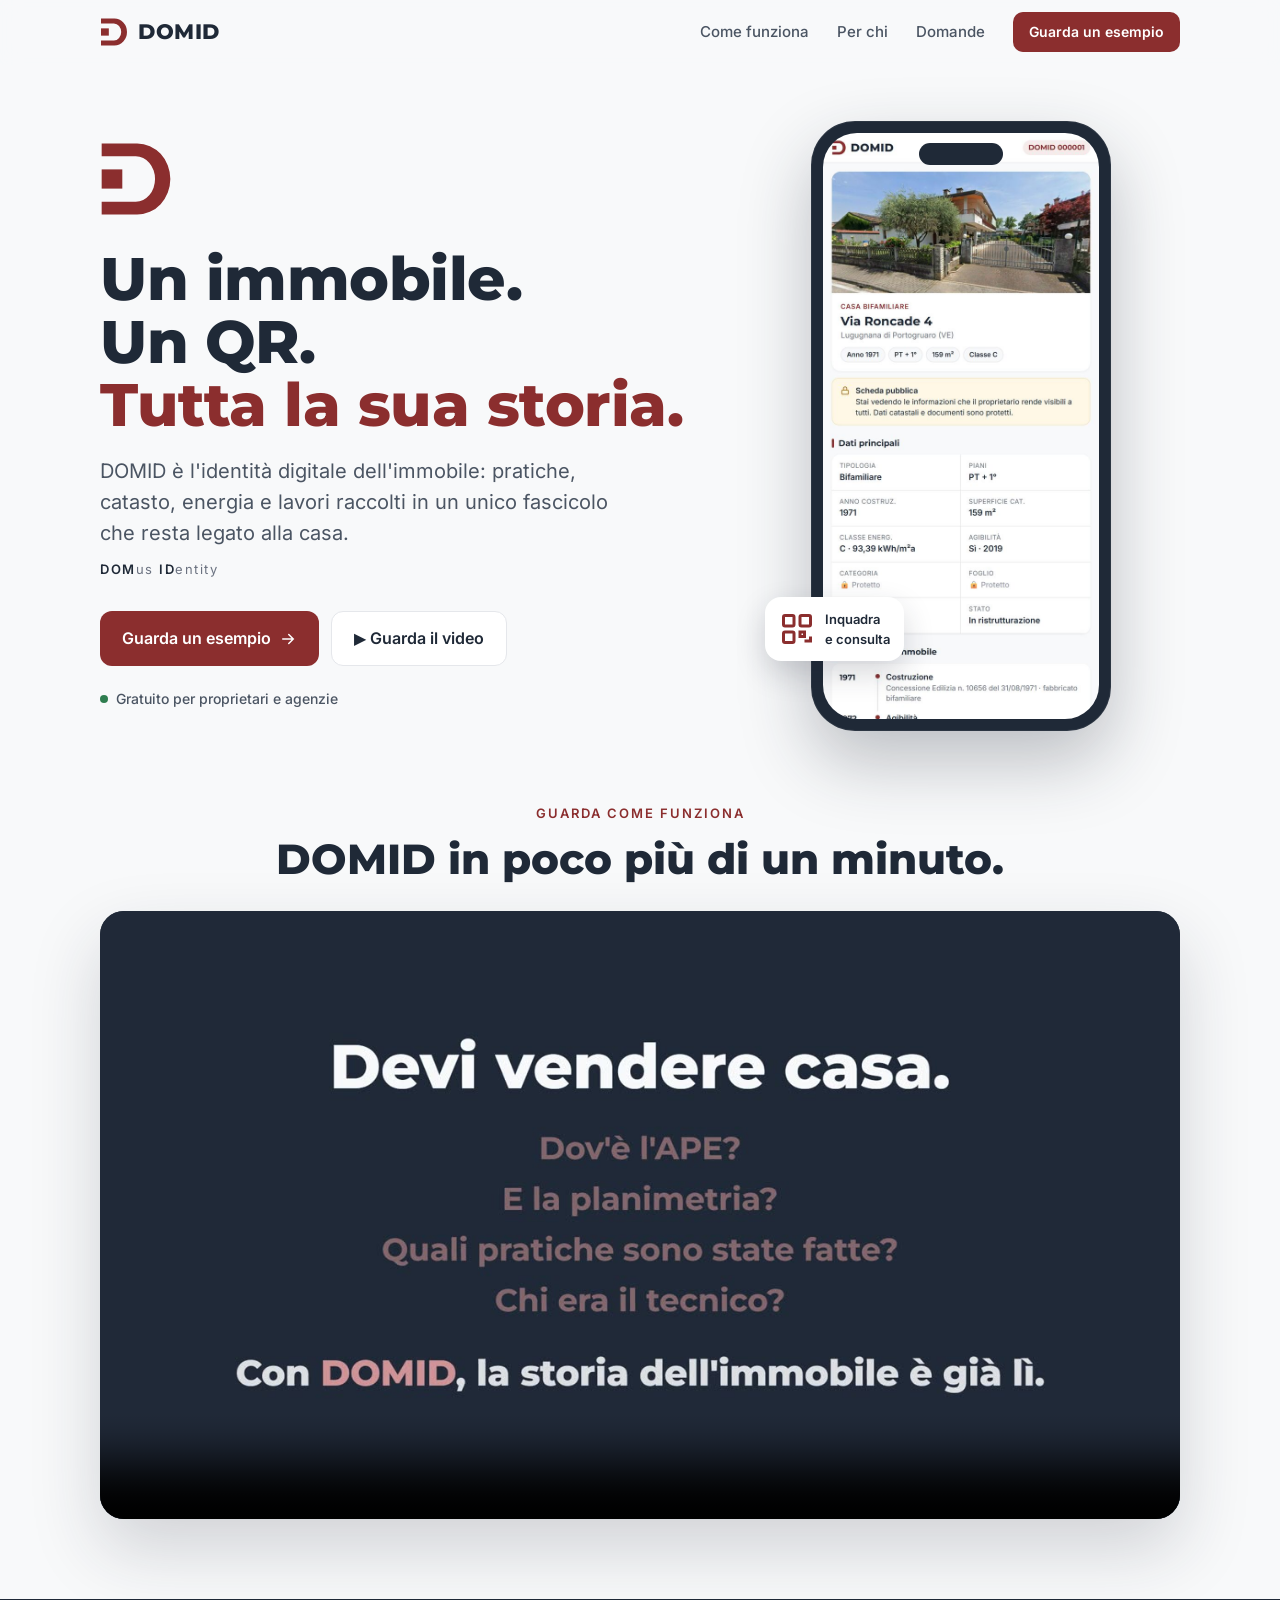
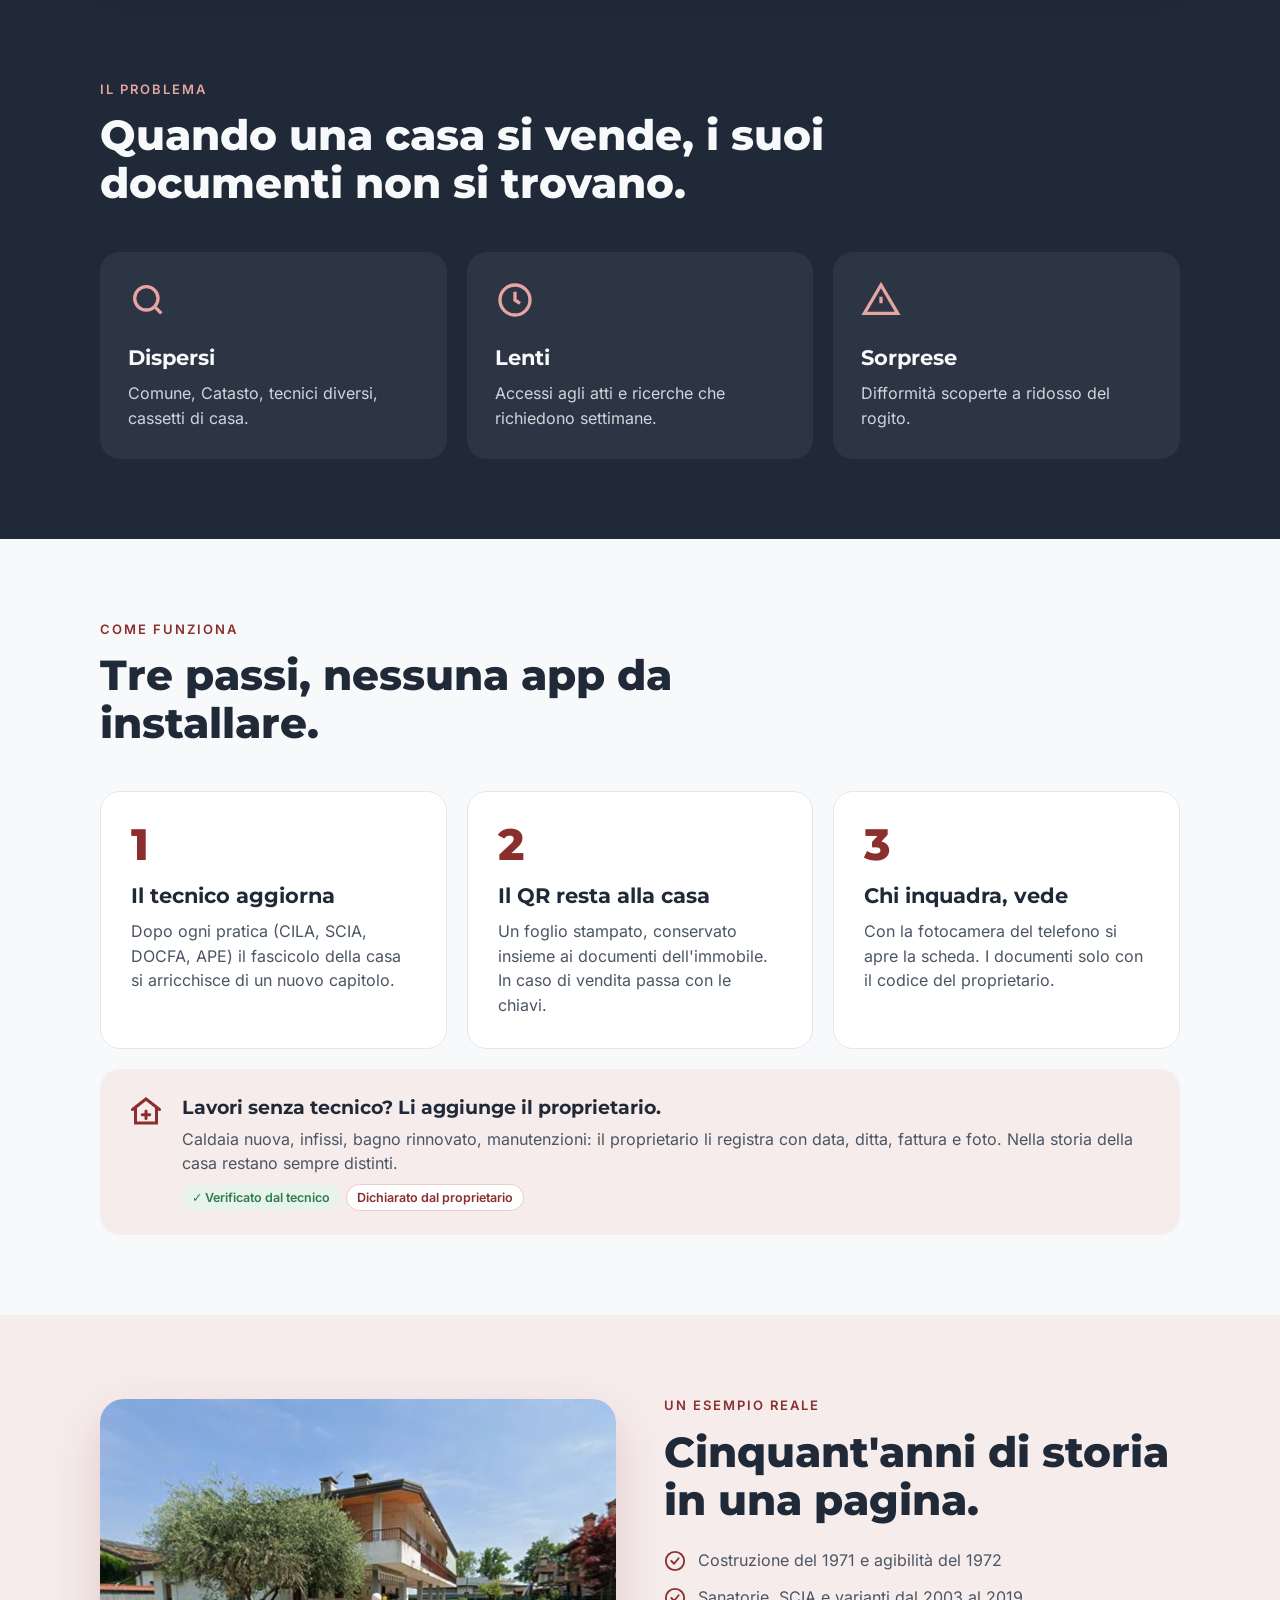
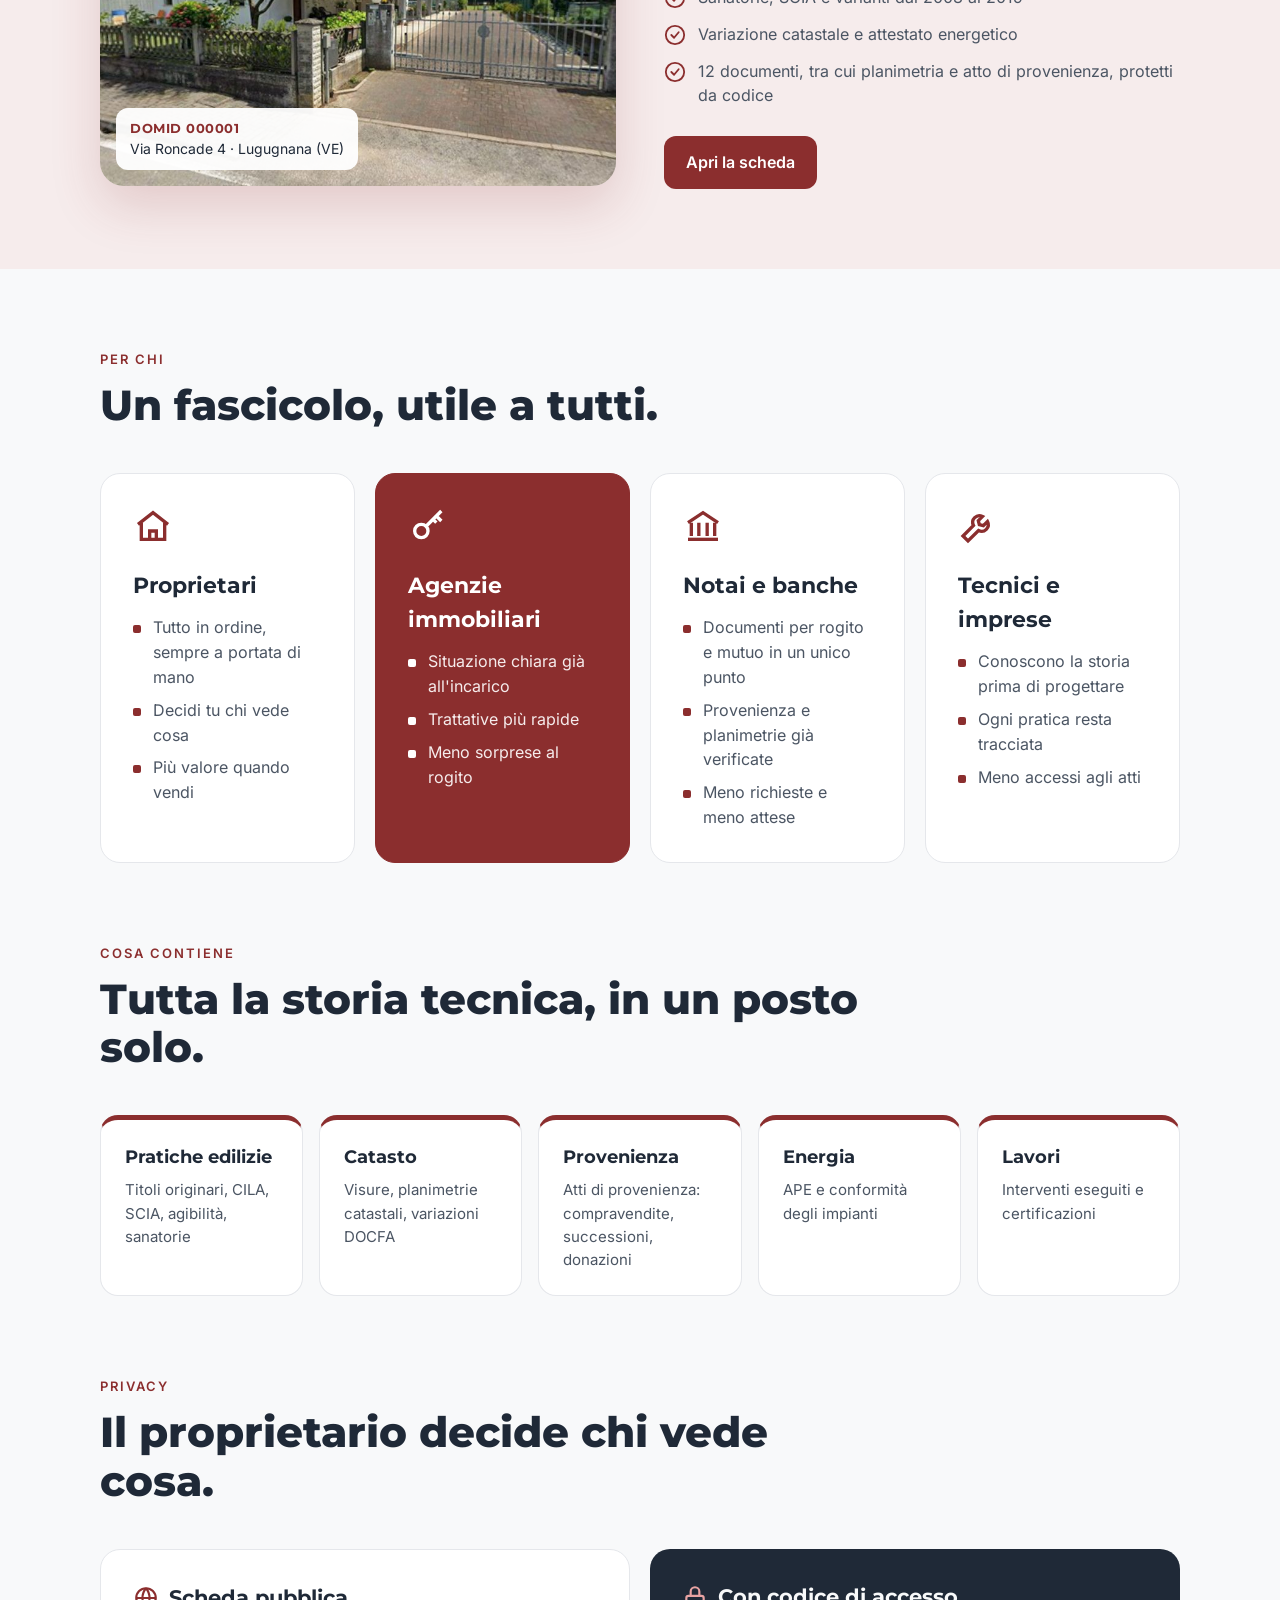
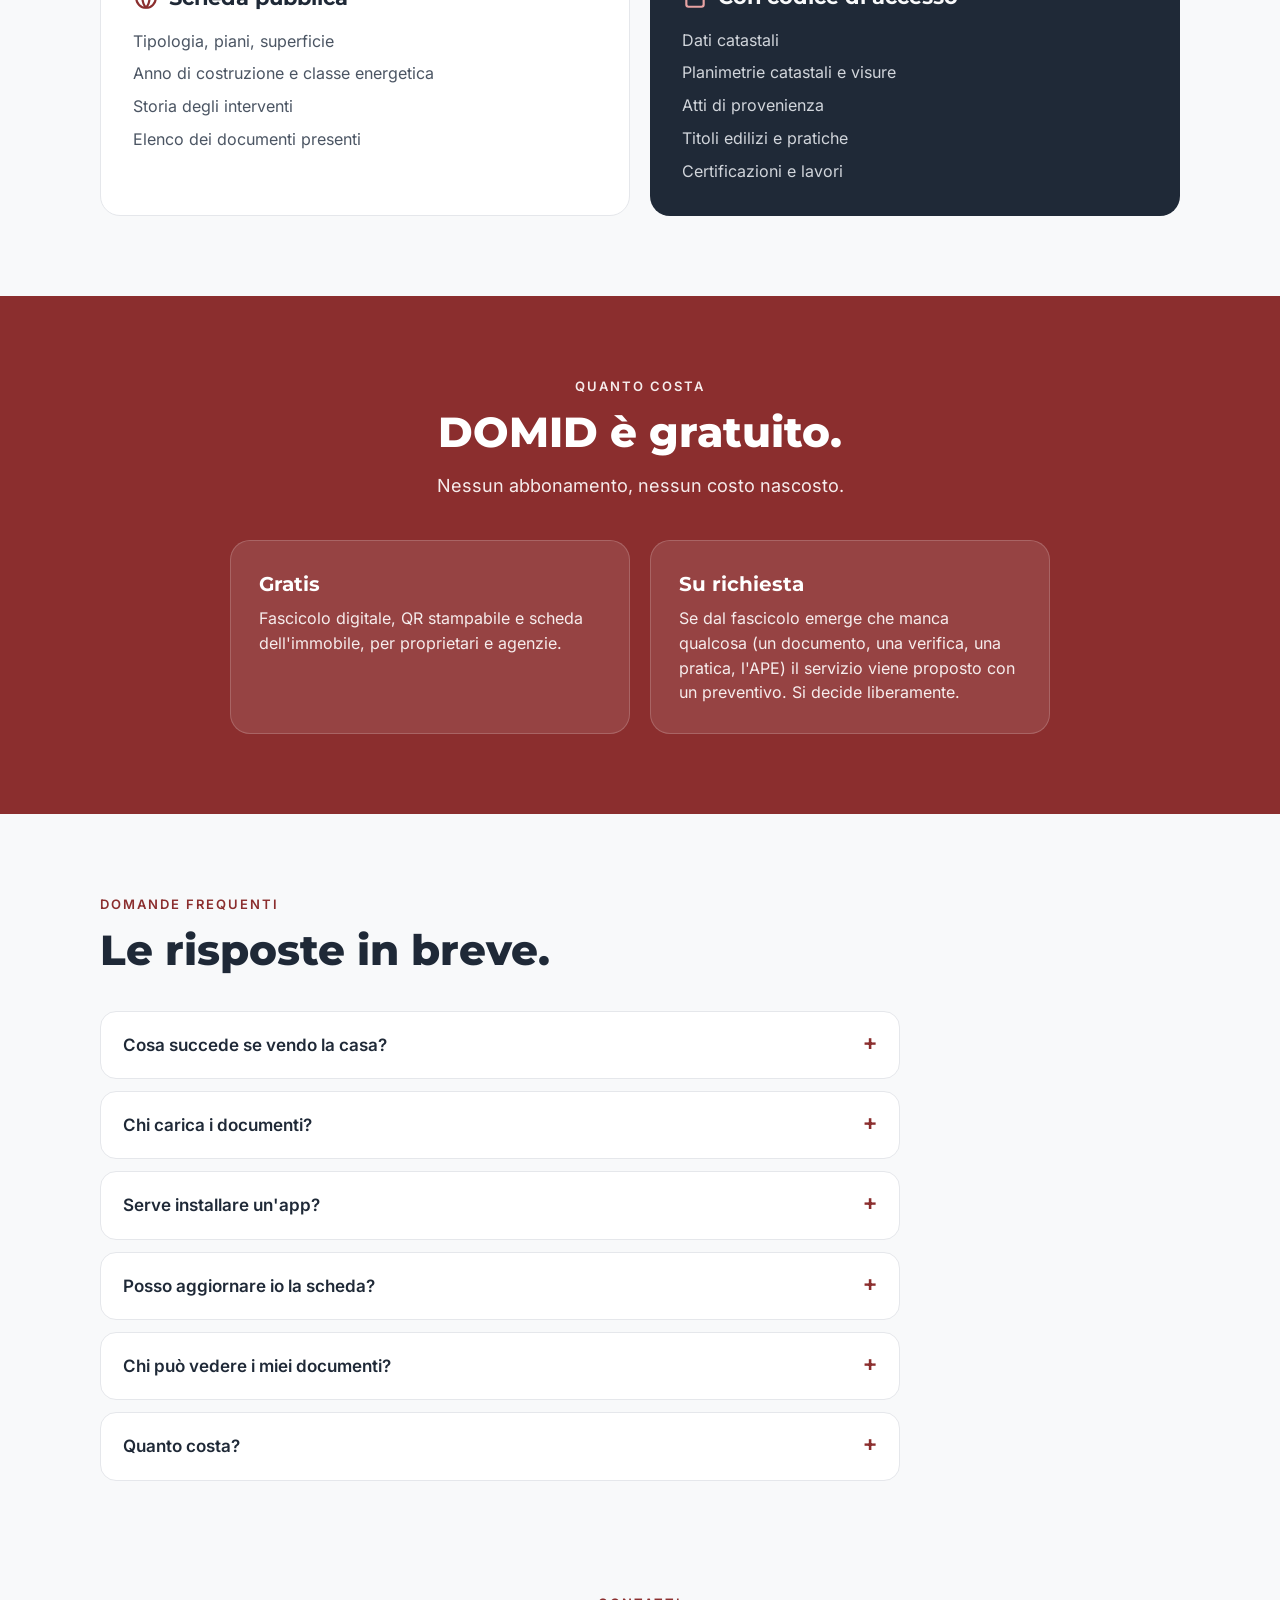
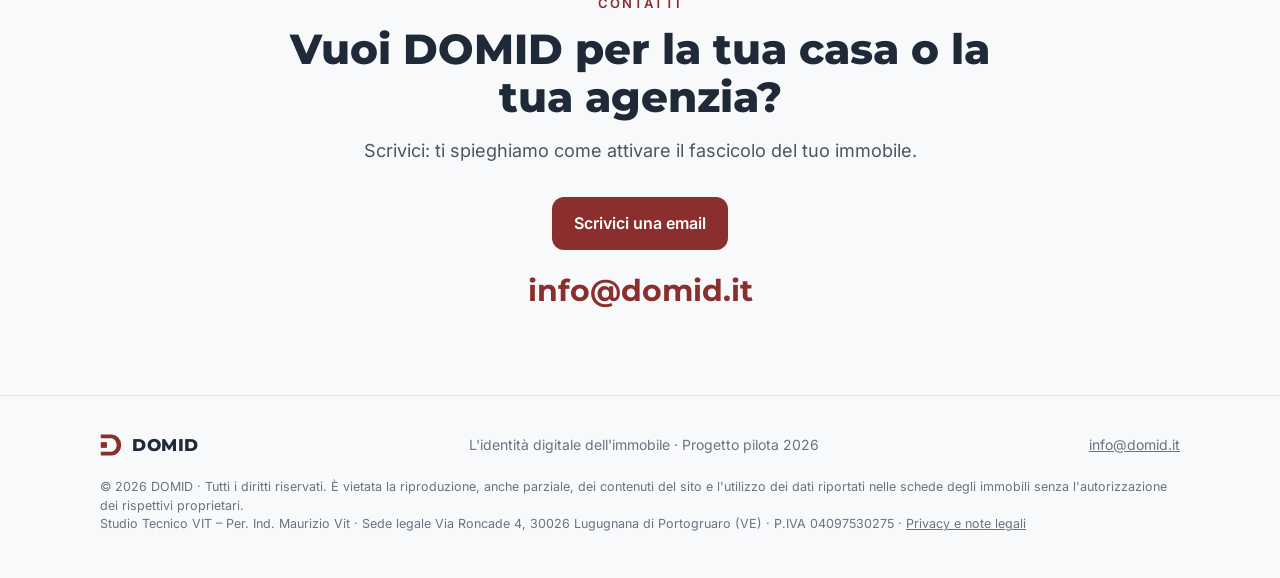
<file: index.html>
<!doctype html>
<html lang="it">
<head>
<meta charset="utf-8">
<meta name="viewport" content="width=device-width, initial-scale=1, viewport-fit=cover">
<meta name="theme-color" content="#8B2E2E">
<title>DOMID – L'identità digitale dell'immobile</title>
<meta name="description" content="DOMID è il fascicolo digitale permanente della casa: pratiche, catasto, energia e lavori in un unico QR, legato all'immobile e non al proprietario. Gratuito.">
<meta property="og:title" content="DOMID – L'identità digitale dell'immobile">
<meta property="og:description" content="Un immobile. Un QR. Tutta la sua storia.">
<meta property="og:image" content="https://domid.it/img/scheda-telefono.jpg">
<link rel="icon" href="favicon.svg" type="image/svg+xml">
<link href="fonts/fonts.css" rel="stylesheet">
<style>
  :root{
    --bordo:#8B2E2E; --bordo-scuro:#6E2222; --bordo-chiaro:#F6ECEC; --rosa:#E8A3A3;
    --antracite:#1F2937; --antracite-2:#2B3544; --grigio:#6B7280; --testo:#4B5563;
    --linea:#E5E7EB; --sfondo:#F8F9FA; --bianco:#FFFFFF;
  }
  *{box-sizing:border-box;margin:0;padding:0}
  html{scroll-behavior:smooth}
  body{font-family:Inter,system-ui,sans-serif;background:var(--sfondo);color:var(--antracite);line-height:1.55;-webkit-font-smoothing:antialiased}
  h1,h2,h3,.mont{font-family:Montserrat,system-ui,sans-serif}
  a{color:inherit}
  img{max-width:100%;display:block}
  .wrap{max-width:1120px;margin:0 auto;padding:0 20px}
  section{padding:80px 0}
  .eyebrow{font-size:13px;font-weight:600;letter-spacing:2px;text-transform:uppercase;color:var(--bordo);margin-bottom:12px}
  h2{font-size:clamp(28px,4.4vw,42px);font-weight:800;line-height:1.15;max-width:760px}
  .lead{font-size:18px;color:var(--testo);max-width:640px;margin-top:16px}

  /* Barra */
  header{position:sticky;top:0;z-index:20;background:rgba(248,249,250,.88);backdrop-filter:saturate(1.4) blur(10px);-webkit-backdrop-filter:saturate(1.4) blur(10px);border-bottom:1px solid transparent;transition:border-color .2s}
  header.scrolled{border-bottom-color:var(--linea)}
  header .wrap{display:flex;align-items:center;justify-content:space-between;height:64px}
  .brand{display:flex;align-items:center;gap:10px;text-decoration:none;font-family:Montserrat;font-weight:800;font-size:21px;letter-spacing:.5px}
  .brand svg{width:28px;height:28px}
  nav{display:flex;gap:28px;align-items:center}
  nav a{text-decoration:none;font-size:15px;font-weight:500;color:var(--testo)}
  nav a:hover{color:var(--bordo)}
  .btn{display:inline-flex;align-items:center;justify-content:center;gap:8px;padding:14px 22px;border-radius:12px;font-weight:600;font-size:16px;text-decoration:none;transition:transform .15s,background .15s;border:0;cursor:pointer;font-family:inherit}
  .btn:hover{transform:translateY(-1px)}
  .btn.prim{background:var(--bordo);color:#fff}
  .btn.prim:hover{background:var(--bordo-scuro)}
  .btn.sec{background:var(--bianco);color:var(--antracite);border:1px solid var(--linea)}
  .btn.small{padding:9px 16px;font-size:14px;border-radius:10px}
  @media (max-width:760px){ nav .link{display:none} }

  /* Apertura */
  .hero{padding:56px 0 72px}
  .hero .wrap{display:grid;grid-template-columns:1.15fr .85fr;gap:48px;align-items:center}
  .hero .logo{width:72px;height:74px;margin-bottom:24px}
  .hero h1{font-size:clamp(38px,5.6vw,60px);font-weight:800;line-height:1.05;letter-spacing:-.5px}
  .hero h1 span{color:var(--bordo)}
  .hero .payoff{font-size:20px;color:var(--testo);margin-top:20px;max-width:520px}
  .hero .origine{font-size:13px;letter-spacing:1.5px;color:var(--grigio);margin-top:10px}
  .hero .origine b{color:var(--antracite);font-weight:600}
  .hero .azioni{display:flex;flex-wrap:wrap;gap:12px;margin-top:32px}
  .gratis{display:inline-flex;align-items:center;gap:8px;margin-top:22px;font-size:14px;font-weight:500;color:var(--testo)}
  .gratis i{width:8px;height:8px;border-radius:50%;background:#2F7D4F;display:inline-block}

  .telefono{justify-self:center;width:300px;max-width:78vw;aspect-ratio:300/610;border-radius:44px;background:var(--antracite);padding:12px;box-shadow:0 30px 70px rgba(31,41,55,.28),0 0 0 1px rgba(255,255,255,.06) inset;position:relative}
  .telefono::before{content:"";position:absolute;top:22px;left:50%;transform:translateX(-50%);width:84px;height:22px;border-radius:12px;background:var(--antracite);z-index:2}
  .schermo{width:100%;height:100%;border-radius:34px;overflow:hidden;background:#fff;position:relative}
  .schermo img{width:100%;height:auto;animation:scorri 14s ease-in-out 1.2s infinite alternate}
  @keyframes scorri{0%,12%{transform:translateY(0)}88%,100%{transform:translateY(calc(-100% + 586px))}}
  .qr-badge{position:absolute;left:-46px;bottom:70px;background:#fff;border-radius:16px;padding:12px 14px;box-shadow:0 12px 30px rgba(31,41,55,.18);display:flex;align-items:center;gap:10px;font-size:13px;font-weight:600;z-index:3}
  .qr-badge svg{width:36px;height:36px}
  @media (max-width:860px){
    .hero .wrap{grid-template-columns:1fr;gap:56px}
    .qr-badge{left:-18px}
  }

  /* Video */
  .video{padding:0 0 80px}
  .video .riquadro{position:relative;border-radius:24px;overflow:hidden;box-shadow:0 30px 70px rgba(31,41,55,.18);background:#1F2937;aspect-ratio:16/9}
  .video video{width:100%;height:100%;display:block;object-fit:cover}
  .video .testa{text-align:center;margin-bottom:28px}
  .video .testa h2{margin:0 auto}

  /* Problema */
  .scuro{background:var(--antracite);color:#F8F9FA}
  .scuro .eyebrow{color:var(--rosa)}
  .scuro .lead{color:#D1D5DB}
  .tre{display:grid;grid-template-columns:repeat(3,1fr);gap:20px;margin-top:44px}
  .tre .c{background:var(--antracite-2);border-radius:20px;padding:28px}
  .tre .c svg{width:40px;height:40px;color:var(--rosa);margin-bottom:16px}
  .tre .c h3{font-size:21px;font-weight:700;margin-bottom:6px}
  .tre .c p{color:#D1D5DB;font-size:16px}
  @media (max-width:760px){ .tre{grid-template-columns:1fr} }

  /* Passi */
  .passi{display:grid;grid-template-columns:repeat(3,1fr);gap:20px;margin-top:44px;counter-reset:p}
  .passo{background:var(--bianco);border:1px solid var(--linea);border-radius:20px;padding:30px;position:relative}
  .passo .n{font-family:Montserrat;font-weight:800;font-size:44px;color:var(--bordo);line-height:1;margin-bottom:14px}
  .passo h3{font-size:21px;font-weight:700;margin-bottom:6px}
  .passo p{color:var(--testo)}
  @media (max-width:860px){ .passi{grid-template-columns:1fr} }

.nota-prop{margin-top:20px;display:flex;gap:18px;align-items:flex-start;background:var(--bordo-chiaro);border-radius:20px;padding:24px 28px}
  .nota-prop svg{flex:0 0 36px;width:36px;height:36px;color:var(--bordo)}
  .nota-prop h3{font-size:19px;font-weight:700;margin-bottom:4px}
  .nota-prop p{color:var(--testo)}
  .badge{display:inline-block;font-size:12.5px;font-weight:600;padding:3px 10px;border-radius:999px;margin:8px 6px 0 0}
  .badge.tec{background:#E8F3EC;color:#2F7D4F}
  .badge.pro{background:#fff;color:var(--bordo);border:1px solid #E7CFCF}

  /* Esempio */
  .esempio{background:var(--bordo-chiaro)}
  .esempio .wrap{display:grid;grid-template-columns:1fr 1fr;gap:48px;align-items:center}
  .esempio .foto{border-radius:24px;overflow:hidden;box-shadow:0 20px 50px rgba(139,46,46,.18);position:relative}
  .esempio .foto img{width:100%;aspect-ratio:4/3;object-fit:cover;object-position:45% 45%}
  .esempio .foto .tag{position:absolute;left:16px;bottom:16px;background:rgba(255,255,255,.95);border-radius:12px;padding:10px 14px;font-size:14px}
  .esempio .foto .tag b{display:block;font-family:Montserrat;color:var(--bordo);font-size:13px;letter-spacing:.5px}
  .lista{list-style:none;margin-top:24px;display:grid;gap:12px}
  .lista li{display:flex;gap:12px;align-items:flex-start;color:var(--testo)}
  .lista li svg{flex:0 0 22px;width:22px;height:22px;color:var(--bordo);margin-top:2px}
  @media (max-width:860px){ .esempio .wrap{grid-template-columns:1fr} }

  /* Per chi */
  .chi{display:grid;grid-template-columns:repeat(4,1fr);gap:20px;margin-top:44px}
  .chi .c{border-radius:20px;padding:32px;background:var(--bianco);border:1px solid var(--linea)}
  .chi .c.evid{background:var(--bordo);color:#fff;border-color:var(--bordo)}
  .chi .c svg{width:40px;height:40px;color:var(--bordo);margin-bottom:16px}
  .chi .c.evid svg{color:#fff}
  .chi .c h3{font-size:22px;font-weight:700;margin-bottom:12px}
  .chi .c ul{list-style:none;display:grid;gap:8px}
  .chi .c li{padding-left:20px;position:relative;color:var(--testo)}
  .chi .c.evid li{color:var(--bordo-chiaro)}
  .chi .c li::before{content:"";position:absolute;left:0;top:10px;width:8px;height:8px;border-radius:2px;background:var(--bordo)}
  .chi .c.evid li::before{background:#fff}
  @media (max-width:1000px){ .chi{grid-template-columns:1fr 1fr} }
  @media (max-width:640px){ .chi{grid-template-columns:1fr} }

  /* Contenuto */
  .quattro{display:grid;grid-template-columns:repeat(5,1fr);gap:16px;margin-top:44px}
  .quattro .c{background:var(--bianco);border:1px solid var(--linea);border-top:5px solid var(--bordo);border-radius:18px;padding:24px}
  .quattro .c h3{font-size:18px;font-weight:700;margin-bottom:6px}
  .quattro .c p{font-size:15px;color:var(--testo)}
  @media (max-width:860px){ .quattro{grid-template-columns:1fr 1fr} }
  @media (max-width:480px){ .quattro{grid-template-columns:1fr} }

  /* Privacy */
  .privacy{display:grid;grid-template-columns:1fr 1fr;gap:20px;margin-top:44px}
  .privacy .c{border-radius:20px;padding:32px}
  .privacy .pub{background:var(--bianco);border:1px solid var(--linea)}
  .privacy .prot{background:var(--antracite);color:#F8F9FA}
  .privacy h3{font-size:21px;font-weight:700;display:flex;align-items:center;gap:10px;margin-bottom:14px}
  .privacy h3 svg{width:26px;height:26px;color:var(--bordo)}
  .privacy .prot h3 svg{color:var(--rosa)}
  .privacy ul{list-style:none;display:grid;gap:8px;color:var(--testo)}
  .privacy .prot ul{color:#D1D5DB}
  @media (max-width:760px){ .privacy{grid-template-columns:1fr} }

  /* Gratuito */
  .gratuito{background:var(--bordo);color:#fff;text-align:center}
  .gratuito .eyebrow{color:var(--bordo-chiaro)}
  .gratuito h2{margin:0 auto;color:#fff}
  .gratuito .lead{color:var(--bordo-chiaro);margin:16px auto 0}
  .gratuito .due{display:grid;grid-template-columns:1fr 1fr;gap:20px;max-width:820px;margin:40px auto 0;text-align:left}
  .gratuito .due .c{background:rgba(255,255,255,.1);border:1px solid rgba(255,255,255,.18);border-radius:20px;padding:28px}
  .gratuito .due h3{font-size:20px;margin-bottom:6px}
  .gratuito .due p{color:var(--bordo-chiaro)}
  @media (max-width:760px){ .gratuito .due{grid-template-columns:1fr} }

  /* FAQ */
  .faq{max-width:800px;margin-top:36px}
  details{background:var(--bianco);border:1px solid var(--linea);border-radius:16px;padding:0 22px;margin-bottom:12px}
  summary{list-style:none;cursor:pointer;padding:20px 0;font-weight:600;font-size:17px;display:flex;justify-content:space-between;gap:16px}
  summary::-webkit-details-marker{display:none}
  summary::after{content:"+";font-family:Montserrat;font-size:24px;line-height:1;color:var(--bordo);transition:transform .2s}
  details[open] summary::after{transform:rotate(45deg)}
  details p{padding:0 0 20px;color:var(--testo)}

  /* Contatti */
  .contatti{text-align:center}
  .contatti h2{margin:0 auto}
  .contatti .lead{margin:16px auto 32px}
  .mail{font-family:Montserrat;font-weight:700;font-size:clamp(22px,4vw,30px);color:var(--bordo);text-decoration:none;display:inline-block;margin-top:18px}

  footer{border-top:1px solid var(--linea);padding:36px 0 44px;font-size:14px;color:var(--grigio)}
  footer .wrap{display:flex;flex-wrap:wrap;justify-content:space-between;gap:16px;align-items:center}
  footer .brand{font-size:17px;color:var(--antracite)}
  footer .brand svg{width:22px;height:22px}

  /* Comparsa allo scorrimento */
  .rivela{opacity:0;transform:translateY(18px);transition:opacity .7s ease,transform .7s ease}
  .rivela.vista{opacity:1;transform:none}
  @media (prefers-reduced-motion:reduce){
    html{scroll-behavior:auto}
    .rivela{opacity:1;transform:none;transition:none}
    .schermo img{animation:none}
  }
</style>
</head>
<body>

<svg width="0" height="0" style="position:absolute" aria-hidden="true">
  <symbol id="d" viewBox="-2 -2 100.5 104"><path fill="#8B2E2E" d="M0 0H50A46.5 50 0 0 1 50 100H0V82H48A27 32 0 0 0 48 18H0Z"/><rect fill="#8B2E2E" x="0" y="36.5" width="29" height="27"/></symbol>
  <symbol id="i-ok" viewBox="0 0 24 24"><circle cx="12" cy="12" r="10" fill="none" stroke="currentColor" stroke-width="2"/><path d="m8 12 3 3 5-6" fill="none" stroke="currentColor" stroke-width="2" stroke-linecap="round" stroke-linejoin="round"/></symbol>
</svg>

<header id="top">
  <div class="wrap">
    <a class="brand" href="#"><svg><use href="#d"/></svg>DOMID</a>
    <nav>
      <a class="link" href="#come">Come funziona</a>
      <a class="link" href="#chi">Per chi</a>
      <a class="link" href="#faq">Domande</a>
      <a class="btn prim small" href="000001/">Guarda un esempio</a>
    </nav>
  </div>
</header>

<main>

<section class="hero">
  <div class="wrap">
    <div>
      <svg class="logo" aria-hidden="true"><use href="#d"/></svg>
      <h1>Un immobile.<br>Un&nbsp;QR.<br><span>Tutta la sua storia.</span></h1>
      <p class="payoff">DOMID è l'identità digitale dell'immobile: pratiche, catasto, energia e lavori raccolti in un unico fascicolo che resta legato alla casa.</p>
      <p class="origine"><b>DOM</b>us <b>ID</b>entity</p>
      <div class="azioni">
        <a class="btn prim" href="000001/">Guarda un esempio
          <svg width="18" height="18" viewBox="0 0 24 24" fill="none" stroke="currentColor" stroke-width="2" stroke-linecap="round"><path d="M5 12h14M13 6l6 6-6 6"/></svg></a>
        <a class="btn sec" href="#video">▶ Guarda il video</a>
      </div>
      <p class="gratis"><i></i>Gratuito per proprietari e agenzie</p>
    </div>
    <div class="telefono" role="img" aria-label="La scheda DOMID di una casa vista dal telefono">
      <div class="schermo"><img src="img/scheda-telefono.jpg" alt=""></div>
      <div class="qr-badge">
        <svg viewBox="0 0 24 24" fill="none" stroke="#8B2E2E" stroke-width="2"><rect x="3" y="3" width="7" height="7" rx="1"/><rect x="14" y="3" width="7" height="7" rx="1"/><rect x="3" y="14" width="7" height="7" rx="1"/><path d="M14 14h3v3h-3zM20 14v.01M14 20h.01M17 20h4v-3"/></svg>
        Inquadra<br>e consulta
      </div>
    </div>
  </div>
</section>

<section class="video" id="video">
  <div class="wrap">
    <div class="testa"><p class="eyebrow">Guarda come funziona</p><h2>DOMID in poco più di un minuto.</h2></div>
    <div class="riquadro rivela">
      <video controls playsinline preload="none" poster="video/copertina.jpg">
        <source src="video/domid-come-funziona.mp4" type="video/mp4">
        Il tuo browser non riproduce il video: <a href="video/domid-come-funziona.mp4">scaricalo qui</a>.
      </video>
    </div>
  </div>
</section>

<section class="scuro">
  <div class="wrap">
    <p class="eyebrow">Il problema</p>
    <h2 class="rivela">Quando una casa si vende, i suoi documenti non si trovano.</h2>
    <div class="tre">
      <div class="c rivela">
        <svg viewBox="0 0 24 24" fill="none" stroke="currentColor" stroke-width="2"><circle cx="11" cy="11" r="7"/><path d="m20 20-3.5-3.5"/></svg>
        <h3>Dispersi</h3><p>Comune, Catasto, tecnici diversi, cassetti di casa.</p>
      </div>
      <div class="c rivela">
        <svg viewBox="0 0 24 24" fill="none" stroke="currentColor" stroke-width="2"><circle cx="12" cy="12" r="9"/><path d="M12 7v5l3 2"/></svg>
        <h3>Lenti</h3><p>Accessi agli atti e ricerche che richiedono settimane.</p>
      </div>
      <div class="c rivela">
        <svg viewBox="0 0 24 24" fill="none" stroke="currentColor" stroke-width="2"><path d="M12 3 2 20h20L12 3z"/><path d="M12 10v4M12 17v.01"/></svg>
        <h3>Sorprese</h3><p>Difformità scoperte a ridosso del rogito.</p>
      </div>
    </div>
  </div>
</section>

<section id="come">
  <div class="wrap">
    <p class="eyebrow">Come funziona</p>
    <h2 class="rivela">Tre passi, nessuna app da installare.</h2>
    <div class="passi">
      <div class="passo rivela"><div class="n">1</div><h3>Il tecnico aggiorna</h3><p>Dopo ogni pratica (CILA, SCIA, DOCFA, APE) il fascicolo della casa si arricchisce di un nuovo capitolo.</p></div>
      <div class="passo rivela"><div class="n">2</div><h3>Il QR resta alla casa</h3><p>Un foglio stampato, conservato insieme ai documenti dell'immobile. In caso di vendita passa con le chiavi.</p></div>
      <div class="passo rivela"><div class="n">3</div><h3>Chi inquadra, vede</h3><p>Con la fotocamera del telefono si apre la scheda. I documenti solo con il codice del proprietario.</p></div>
    </div>
    <div class="nota-prop rivela">
      <svg viewBox="0 0 24 24" fill="none" stroke="currentColor" stroke-width="2" stroke-linecap="round"><path d="M3 11 12 4l9 7"/><path d="M5 10v10h14V10"/><path d="M12 12v5M9.5 14.5h5"/></svg>
      <div>
        <h3>Lavori senza tecnico? Li aggiunge il proprietario.</h3>
        <p>Caldaia nuova, infissi, bagno rinnovato, manutenzioni: il proprietario li registra con data, ditta, fattura e foto. Nella storia della casa restano sempre distinti.</p>
        <span class="badge tec">✓ Verificato dal tecnico</span><span class="badge pro">Dichiarato dal proprietario</span>
      </div>
    </div>
  </div>
</section>

<section class="esempio">
  <div class="wrap">
    <div class="foto rivela">
      <img src="000001/casa.jpg" alt="La casa di Via Roncade 4 a Lugugnana di Portogruaro" loading="lazy">
      <div class="tag"><b>DOMID 000001</b>Via Roncade 4 · Lugugnana (VE)</div>
    </div>
    <div>
      <p class="eyebrow">Un esempio reale</p>
      <h2 class="rivela">Cinquant'anni di storia in una pagina.</h2>
      <ul class="lista">
        <li><svg><use href="#i-ok"/></svg>Costruzione del 1971 e agibilità del 1972</li>
        <li><svg><use href="#i-ok"/></svg>Sanatorie, SCIA e varianti dal 2003 al 2019</li>
        <li><svg><use href="#i-ok"/></svg>Variazione catastale e attestato energetico</li>
        <li><svg><use href="#i-ok"/></svg>12 documenti, tra cui planimetria e atto di provenienza, protetti da codice</li>
      </ul>
      <div class="azioni" style="margin-top:28px"><a class="btn prim" href="000001/">Apri la scheda</a></div>
    </div>
  </div>
</section>

<section id="chi">
  <div class="wrap">
    <p class="eyebrow">Per chi</p>
    <h2 class="rivela">Un fascicolo, utile a tutti.</h2>
    <div class="chi">
      <div class="c rivela">
        <svg viewBox="0 0 24 24" fill="none" stroke="currentColor" stroke-width="2"><path d="M3 11 12 4l9 7"/><path d="M5 10v10h14V10"/><path d="M10 20v-5h4v5"/></svg>
        <h3>Proprietari</h3>
        <ul><li>Tutto in ordine, sempre a portata di mano</li><li>Decidi tu chi vede cosa</li><li>Più valore quando vendi</li></ul>
      </div>
      <div class="c evid rivela">
        <svg viewBox="0 0 24 24" fill="none" stroke="currentColor" stroke-width="2"><circle cx="8" cy="15" r="4"/><path d="m11 12 9-9M17 6l3 3M15 8l2 2"/></svg>
        <h3>Agenzie immobiliari</h3>
        <ul><li>Situazione chiara già all'incarico</li><li>Trattative più rapide</li><li>Meno sorprese al rogito</li></ul>
      </div>
      <div class="c rivela">
        <svg viewBox="0 0 24 24" fill="none" stroke="currentColor" stroke-width="2"><path d="M3 10 12 4l9 6"/><path d="M5 10v8M9.5 10v8M14.5 10v8M19 10v8"/><path d="M3 20h18"/></svg>
        <h3>Notai e banche</h3>
        <ul><li>Documenti per rogito e mutuo in un unico punto</li><li>Provenienza e planimetrie già verificate</li><li>Meno richieste e meno attese</li></ul>
      </div>
      <div class="c rivela">
        <svg viewBox="0 0 24 24" fill="none" stroke="currentColor" stroke-width="2"><path d="M14.7 6.3a4 4 0 0 0-5.4 5.4L3 18l3 3 6.3-6.3a4 4 0 0 0 5.4-5.4l-2.5 2.5-2.4-.6-.6-2.4z"/></svg>
        <h3>Tecnici e imprese</h3>
        <ul><li>Conoscono la storia prima di progettare</li><li>Ogni pratica resta tracciata</li><li>Meno accessi agli atti</li></ul>
      </div>
    </div>
  </div>
</section>

<section style="padding-top:0">
  <div class="wrap">
    <p class="eyebrow">Cosa contiene</p>
    <h2 class="rivela">Tutta la storia tecnica, in un posto solo.</h2>
    <div class="quattro">
      <div class="c rivela"><h3>Pratiche edilizie</h3><p>Titoli originari, CILA, SCIA, agibilità, sanatorie</p></div>
      <div class="c rivela"><h3>Catasto</h3><p>Visure, planimetrie catastali, variazioni DOCFA</p></div>
      <div class="c rivela"><h3>Provenienza</h3><p>Atti di provenienza: compravendite, successioni, donazioni</p></div>
      <div class="c rivela"><h3>Energia</h3><p>APE e conformità degli impianti</p></div>
      <div class="c rivela"><h3>Lavori</h3><p>Interventi eseguiti e certificazioni</p></div>
    </div>
  </div>
</section>

<section style="padding-top:0">
  <div class="wrap">
    <p class="eyebrow">Privacy</p>
    <h2 class="rivela">Il proprietario decide chi vede cosa.</h2>
    <div class="privacy">
      <div class="c pub rivela">
        <h3><svg viewBox="0 0 24 24" fill="none" stroke="currentColor" stroke-width="2"><circle cx="12" cy="12" r="9"/><path d="M3 12h18M12 3a14 14 0 0 1 0 18M12 3a14 14 0 0 0 0 18"/></svg>Scheda pubblica</h3>
        <ul><li>Tipologia, piani, superficie</li><li>Anno di costruzione e classe energetica</li><li>Storia degli interventi</li><li>Elenco dei documenti presenti</li></ul>
      </div>
      <div class="c prot rivela">
        <h3><svg viewBox="0 0 24 24" fill="none" stroke="currentColor" stroke-width="2"><rect x="4" y="11" width="16" height="10" rx="2"/><path d="M8 11V7a4 4 0 0 1 8 0v4"/></svg>Con codice di accesso</h3>
        <ul><li>Dati catastali</li><li>Planimetrie catastali e visure</li><li>Atti di provenienza</li><li>Titoli edilizi e pratiche</li><li>Certificazioni e lavori</li></ul>
      </div>
    </div>
  </div>
</section>

<section class="gratuito">
  <div class="wrap">
    <p class="eyebrow">Quanto costa</p>
    <h2 class="rivela">DOMID è gratuito.</h2>
    <p class="lead">Nessun abbonamento, nessun costo nascosto.</p>
    <div class="due">
      <div class="c rivela"><h3>Gratis</h3><p>Fascicolo digitale, QR stampabile e scheda dell'immobile, per proprietari e agenzie.</p></div>
      <div class="c rivela"><h3>Su richiesta</h3><p>Se dal fascicolo emerge che manca qualcosa (un documento, una verifica, una pratica, l'APE) il servizio viene proposto con un preventivo. Si decide liberamente.</p></div>
    </div>
  </div>
</section>

<section id="faq">
  <div class="wrap">
    <p class="eyebrow">Domande frequenti</p>
    <h2>Le risposte in breve.</h2>
    <div class="faq">
      <details><summary>Cosa succede se vendo la casa?</summary><p>Il fascicolo resta all'immobile. Il QR passa al nuovo proprietario insieme alle chiavi e la storia continua da dove si era fermata.</p></details>
      <details><summary>Chi carica i documenti?</summary><p>Un tecnico abilitato, dopo aver verificato i documenti. È questo che rende il fascicolo affidabile per agenzie, notai e banche.</p></details>
      <details><summary>Serve installare un'app?</summary><p>No. Basta la fotocamera del telefono: il QR apre la scheda nel browser.</p></details>
      <details><summary>Posso aggiornare io la scheda?</summary><p>Sì, per i lavori che non richiedono un tecnico: caldaia, infissi, manutenzioni, rinnovi interni. Li inserisci tu con fatture e foto e compaiono come "dichiarati dal proprietario". Pratiche edilizie e catasto restano invece di competenza del tecnico, così il fascicolo rimane affidabile.</p></details>
      <details><summary>Chi può vedere i miei documenti?</summary><p>Solo chi riceve dal proprietario il codice di accesso. Senza codice si vede soltanto la scheda pubblica.</p></details>
      <details><summary>Quanto costa?</summary><p>DOMID è gratuito. Solo se manca qualcosa viene proposto il servizio necessario, con un preventivo e senza alcun obbligo.</p></details>
    </div>
  </div>
</section>

<section class="contatti" style="padding-top:20px">
  <div class="wrap">
    <p class="eyebrow">Contatti</p>
    <h2 class="rivela">Vuoi DOMID per la tua casa o la tua agenzia?</h2>
    <p class="lead">Scrivici: ti spieghiamo come attivare il fascicolo del tuo immobile.</p>
    <a class="btn prim" href="mailto:info@domid.it?subject=Informazioni%20DOMID">Scrivici una email</a><br>
    <a class="mail" href="mailto:info@domid.it?subject=Informazioni%20DOMID">info@domid.it</a>
  </div>
</section>

</main>

<footer>
  <div class="wrap">
    <a class="brand" href="#"><svg><use href="#d"/></svg>DOMID</a>
    <span>L'identità digitale dell'immobile · Progetto pilota 2026</span>
    <a href="mailto:info@domid.it">info@domid.it</a>
    <p style="flex-basis:100%;font-size:12.5px;line-height:1.5;margin-top:4px">© 2026 DOMID · Tutti i diritti riservati. È vietata la riproduzione, anche parziale, dei contenuti del sito e l'utilizzo dei dati riportati nelle schede degli immobili senza l'autorizzazione dei rispettivi proprietari.<br>Studio Tecnico VIT – Per. Ind. Maurizio Vit · Sede legale Via Roncade 4, 30026 Lugugnana di Portogruaro (VE) · P.IVA 04097530275 · <a href="privacy.html">Privacy e note legali</a></p>
  </div>
</footer>

<script>
  const h = document.querySelector("header");
  addEventListener("scroll", () => h.classList.toggle("scrolled", scrollY > 8), {passive:true});
  const els = document.querySelectorAll(".rivela");
  if ("IntersectionObserver" in window) {
    const io = new IntersectionObserver(es => es.forEach(e => { if (e.isIntersecting) { e.target.classList.add("vista"); io.unobserve(e.target); } }), {threshold:.12});
    els.forEach(el => io.observe(el));
  } else els.forEach(el => el.classList.add("vista"));
</script>
</body>
</html>
</file>
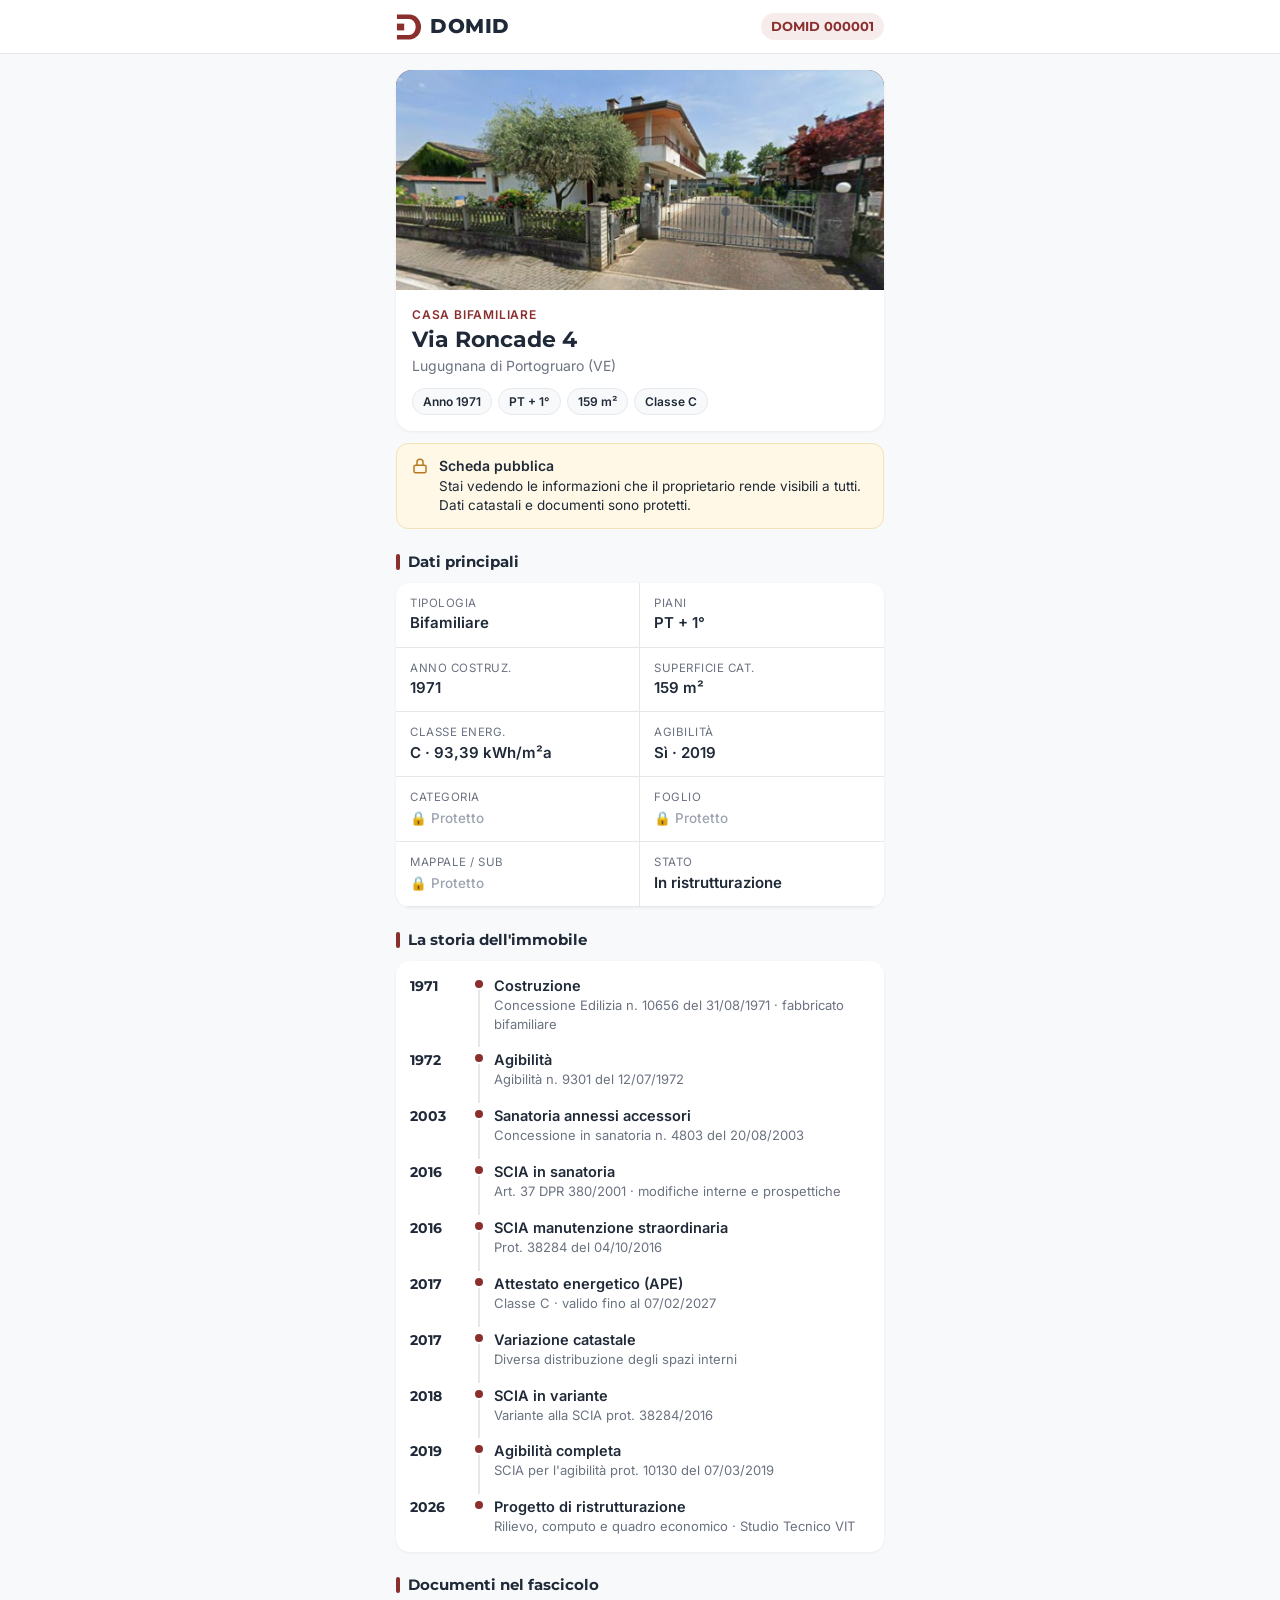
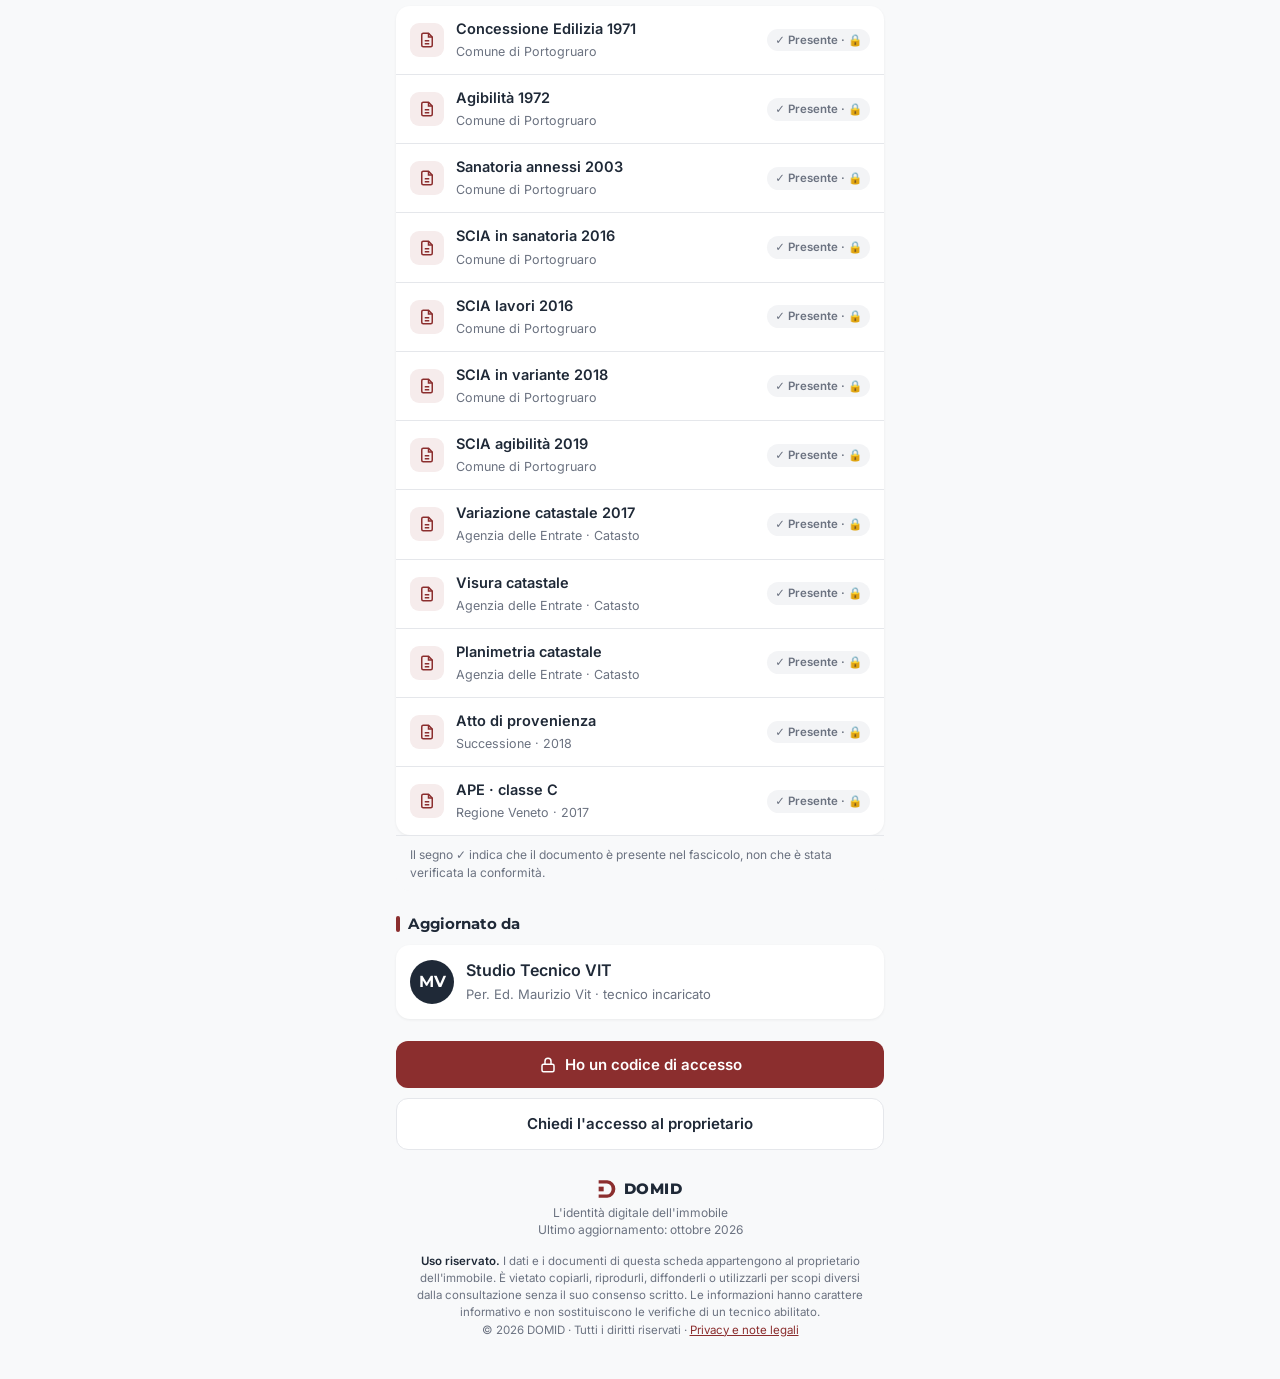
<file: 000001/index.html>
<!doctype html>
<html lang="it">
<head>
<meta charset="utf-8">
<meta name="viewport" content="width=device-width, initial-scale=1, viewport-fit=cover">
<meta name="robots" content="noindex, nofollow">
<meta name="theme-color" content="#8B2E2E">
<title>DOMID 000001</title>
<link rel="icon" href="../favicon.svg" type="image/svg+xml">
<link href="../fonts/fonts.css" rel="stylesheet">
<style>
  :root{
    --bordo:#8B2E2E; --bordo-scuro:#6E2222; --bordo-chiaro:#F6ECEC;
    --antracite:#1F2937; --grigio:#6B7280; --linea:#E5E7EB;
    --sfondo:#F8F9FA; --card:#FFFFFF; --ok:#2F7D4F; --ok-chiaro:#E8F3EC;
    --lucchetto:#9CA3AF;
  }
  *{box-sizing:border-box;margin:0;padding:0}
  body{font-family:Inter,system-ui,sans-serif;background:var(--sfondo);color:var(--antracite);line-height:1.45;-webkit-font-smoothing:antialiased}
  .wrap{max-width:520px;margin:0 auto;padding:0 16px 40px}
  h1,h2,.brand{font-family:Montserrat,system-ui,sans-serif}

  header{background:var(--card);border-bottom:1px solid var(--linea);position:sticky;top:0;z-index:5}
  header .wrap{display:flex;align-items:center;justify-content:space-between;padding:12px 16px}
  .brand{display:flex;align-items:center;gap:8px;font-weight:800;font-size:20px;letter-spacing:.5px;color:var(--antracite);text-decoration:none}
  .brand svg{width:26px;height:26px}
  .code{font-family:Montserrat;font-weight:700;font-size:13px;color:var(--bordo);background:var(--bordo-chiaro);padding:4px 10px;border-radius:999px}

  .hero{margin-top:16px;border-radius:16px;overflow:hidden;background:var(--card);box-shadow:0 1px 3px rgba(0,0,0,.06)}
  .foto{height:220px;background:linear-gradient(135deg,#8B2E2E 0%,#3a1414 100%);display:flex;align-items:center;justify-content:center;color:#fff;position:relative}
  .foto img{width:100%;height:100%;object-fit:cover;object-position:45% 45%;display:block}
  .foto .ph{opacity:.85;font-size:13px;text-align:center}
  .foto .ph svg{width:56px;height:56px;display:block;margin:0 auto 6px}
  .hero-body{padding:16px}
  .tipo{font-size:12px;font-weight:600;letter-spacing:.8px;text-transform:uppercase;color:var(--bordo)}
  .hero h1{font-size:22px;line-height:1.2;margin:4px 0 2px}
  .luogo{color:var(--grigio);font-size:14px}
  .chips{display:flex;flex-wrap:wrap;gap:6px;margin-top:12px}
  .chip{font-size:12px;font-weight:600;background:var(--sfondo);border:1px solid var(--linea);padding:4px 10px;border-radius:999px}

  .accesso{margin-top:12px;border-radius:12px;padding:12px 14px;display:flex;gap:10px;align-items:flex-start;font-size:13.5px}
  .accesso.pub{background:#FFF8E6;border:1px solid #F3E2B3}
  .accesso.aut{background:var(--ok-chiaro);border:1px solid #BFDCCB}
  .accesso svg{flex:0 0 18px;margin-top:1px}
  .accesso b{display:block;font-size:14px}

  section{margin-top:22px}
  h2{font-size:15px;font-weight:700;margin-bottom:10px;display:flex;align-items:center;gap:8px}
  h2::before{content:"";width:4px;height:16px;background:var(--bordo);border-radius:2px}
  .card{background:var(--card);border-radius:14px;box-shadow:0 1px 3px rgba(0,0,0,.06);overflow:hidden}

  .dati{display:grid;grid-template-columns:1fr 1fr}
  .dato{padding:12px 14px;border-bottom:1px solid var(--linea)}
  .dato:nth-child(odd){border-right:1px solid var(--linea)}
  .dato span{display:block;font-size:11.5px;color:var(--grigio);text-transform:uppercase;letter-spacing:.5px}
  .dato strong{font-size:15px;font-weight:600}
  .dato.lock strong{color:var(--lucchetto);font-weight:500;font-size:13.5px}

  .timeline{padding:6px 14px 8px}
  .ev{display:grid;grid-template-columns:52px 16px 1fr;gap:8px;padding:8px 0;position:relative}
  .ev .anno{font-family:Montserrat;font-weight:700;font-size:14px;padding-top:1px}
  .ev .punto{position:relative}
  .ev .punto::before{content:"";position:absolute;left:5px;top:5px;width:8px;height:8px;border-radius:50%;background:var(--bordo)}
  .ev .punto::after{content:"";position:absolute;left:8px;top:15px;bottom:-14px;width:2px;background:var(--linea)}
  .ev:last-child .punto::after{display:none}
  .ev .tit{font-weight:600;font-size:14.5px}
  .ev .sub{font-size:13px;color:var(--grigio)}

  .doc{display:flex;align-items:center;gap:12px;padding:12px 14px;border-bottom:1px solid var(--linea);text-decoration:none;color:inherit}
  .doc:last-child{border-bottom:0}
  .doc .ic{width:34px;height:34px;border-radius:9px;background:var(--bordo-chiaro);color:var(--bordo);display:flex;align-items:center;justify-content:center;flex:0 0 34px}
  .doc .ic svg{width:18px;height:18px}
  .doc .t{flex:1;min-width:0}
  .doc .t b{display:block;font-size:14.5px;font-weight:600}
  .doc .t small{font-size:12.5px;color:var(--grigio)}
  .stato{font-size:11.5px;font-weight:600;padding:3px 8px;border-radius:999px;white-space:nowrap}
  .stato.prot{background:#F3F4F6;color:var(--grigio)}
  .stato.vis{background:var(--ok-chiaro);color:var(--ok)}
  .nota{font-size:12px;color:var(--grigio);padding:10px 14px;background:var(--sfondo);border-top:1px solid var(--linea)}

  .prof{padding:14px;display:flex;gap:12px;align-items:center}
  .avatar{width:44px;height:44px;border-radius:50%;background:var(--antracite);color:#fff;display:flex;align-items:center;justify-content:center;font-family:Montserrat;font-weight:700;flex:0 0 44px}
  .prof b{display:block}
  .prof small{color:var(--grigio);font-size:13px}

  .azioni{display:grid;gap:10px;margin-top:22px}
  .btn{display:flex;align-items:center;justify-content:center;gap:8px;padding:14px;border-radius:12px;font-weight:600;font-size:15px;text-decoration:none;border:0;cursor:pointer;font-family:inherit}
  .btn.prim{background:var(--bordo);color:#fff}
  .btn.sec{background:var(--card);color:var(--antracite);border:1px solid var(--linea)}

  dialog{border:0;border-radius:16px;padding:20px;width:min(92vw,380px);margin:auto}
  dialog::backdrop{background:rgba(17,24,39,.55)}
  dialog h3{font-family:Montserrat;font-size:17px;margin-bottom:6px}
  dialog p{font-size:14px;color:var(--grigio);margin-bottom:14px}
  dialog input{width:100%;font-size:22px;letter-spacing:8px;text-align:center;padding:12px;border:1px solid var(--linea);border-radius:10px;font-family:Montserrat;font-weight:700}
  dialog .err{color:var(--bordo);font-size:13px;min-height:18px;margin-top:6px}
  dialog .row{display:flex;gap:8px;margin-top:10px}
  dialog .row .btn{flex:1;padding:12px}

  footer{text-align:center;font-size:12px;color:var(--grigio);margin-top:28px}
  footer .brand{justify-content:center;font-size:15px;margin-bottom:4px}
  footer .brand svg{width:18px;height:18px}
  .legale{margin:14px auto 0;max-width:460px;font-size:11.5px;line-height:1.5;color:var(--grigio);text-align:center}
  .legale b{color:var(--antracite);font-weight:600}
  .hidden{display:none!important}
</style>
</head>
<body>

<header>
  <div class="wrap">
    <a class="brand" href="../"><svg viewBox="-2 -2 100.5 104" aria-hidden="true"><path fill="#8B2E2E" d="M0 0H50A46.5 50 0 0 1 50 100H0V82H48A27 32 0 0 0 48 18H0Z"/><rect fill="#8B2E2E" x="0" y="36.5" width="29" height="27"/></svg>DOMID</a>
    <span class="code" id="codice"></span>
  </div>
</header>

<main class="wrap">

  <div class="hero">
    <div class="foto" id="foto"></div>
    <div class="hero-body">
      <div class="tipo" id="tipologia"></div>
      <h1 id="indirizzo"></h1>
      <div class="luogo" id="comune"></div>
      <div class="chips" id="chips"></div>
    </div>
  </div>

  <div class="accesso pub" id="boxPub">
    <svg viewBox="0 0 24 24" fill="none" stroke="#B7791F" stroke-width="2"><rect x="4" y="11" width="16" height="10" rx="2"/><path d="M8 11V7a4 4 0 0 1 8 0v4"/></svg>
    <div><b>Scheda pubblica</b>Stai vedendo le informazioni che il proprietario rende visibili a tutti. Dati catastali e documenti sono protetti.</div>
  </div>
  <div class="accesso aut hidden" id="boxAut">
    <svg viewBox="0 0 24 24" fill="none" stroke="#2F7D4F" stroke-width="2"><path d="M20 6 9 17l-5-5"/></svg>
    <div><b>Accesso autorizzato · <span id="ruolo"></span></b>Il proprietario ti ha concesso la consultazione di questa scheda.</div>
  </div>

  <section>
    <h2>Dati principali</h2>
    <div class="card dati" id="dati"></div>
  </section>

  <section>
    <h2>La storia dell'immobile</h2>
    <div class="card timeline" id="storia"></div>
  </section>

  <section>
    <h2>Documenti nel fascicolo</h2>
    <div class="card" id="documenti"></div>
    <div class="card" style="margin-top:0;border-radius:0 0 14px 14px;box-shadow:none">
      <div class="nota">Il segno ✓ indica che il documento è presente nel fascicolo, non che è stata verificata la conformità.</div>
    </div>
  </section>

  <section>
    <h2>Aggiornato da</h2>
    <div class="card prof" id="prof"></div>
  </section>

  <div class="azioni">
    <button class="btn prim" id="btnAccesso">
      <svg width="18" height="18" viewBox="0 0 24 24" fill="none" stroke="currentColor" stroke-width="2"><rect x="4" y="11" width="16" height="10" rx="2"/><path d="M8 11V7a4 4 0 0 1 8 0v4"/></svg>
      Ho un codice di accesso
    </button>
    <a class="btn sec" id="btnRichiedi">Chiedi l'accesso al proprietario</a>
    <button class="btn sec hidden" id="btnEsci">Torna alla scheda pubblica</button>
  </div>

  <footer>
    <div class="brand"><svg viewBox="-2 -2 100.5 104" aria-hidden="true"><path fill="#8B2E2E" d="M0 0H50A46.5 50 0 0 1 50 100H0V82H48A27 32 0 0 0 48 18H0Z"/><rect fill="#8B2E2E" x="0" y="36.5" width="29" height="27"/></svg>DOMID</div>
    L'identità digitale dell'immobile<br>
    <span id="aggiornato"></span>
    <p class="legale"><b>Uso riservato.</b> I dati e i documenti di questa scheda appartengono al proprietario dell'immobile. È vietato copiarli, riprodurli, diffonderli o utilizzarli per scopi diversi dalla consultazione senza il suo consenso scritto. Le informazioni hanno carattere informativo e non sostituiscono le verifiche di un tecnico abilitato.<br>© 2026 DOMID · Tutti i diritti riservati · <a href="../privacy.html" style="color:var(--bordo)">Privacy e note legali</a></p>
  </footer>
</main>

<dialog id="dlg">
  <h3>Codice di accesso</h3>
  <p>Inserisci il codice che ti ha fornito il proprietario.</p>
  <input id="pin" inputmode="numeric" maxlength="4" autocomplete="off" placeholder="····">
  <div class="err" id="err"></div>
  <div class="row">
    <button class="btn sec" id="annulla">Annulla</button>
    <button class="btn prim" id="conferma">Apri</button>
  </div>
</dialog>

<script>
/* ============================================================
   DATI DELL'IMMOBILE — modificare solo questo blocco
   visibile: "pubblico" = sempre visibile, "autorizzato" = solo con codice
   ============================================================ */
const IMMOBILE = {
  codice: "000001",
  tipologia: "Casa bifamiliare",
  indirizzo: "Via Roncade 4",
  comune: "Lugugnana di Portogruaro (VE)",
  foto: "casa.jpg",               // stessa cartella; vuoto = segnaposto
  chips: ["Anno 1971", "PT + 1°", "159 m²", "Classe C"],
  codiceDemo: "2026",             // codice accesso dimostrativo
  ruoloDemo: "Agente immobiliare",
  contatto: "mailto:info@domid.it?subject=Richiesta%20accesso%20DOMID%20000001",
  aggiornato: "Ultimo aggiornamento: ottobre 2026",

  dati: [
    { l: "Tipologia",       v: "Bifamiliare",           vis: "pubblico" },
    { l: "Piani",           v: "PT + 1°",               vis: "pubblico" },
    { l: "Anno costruz.",   v: "1971",                  vis: "pubblico" },
    { l: "Superficie cat.", v: "159 m²",                vis: "pubblico" },
    { l: "Classe energ.",   v: "C · 93,39 kWh/m²a",     vis: "pubblico" },
    { l: "Agibilità",       v: "Sì · 2019",             vis: "pubblico" },
    { l: "Categoria",       v: "A/3 · 8 vani",          vis: "autorizzato" },
    { l: "Foglio",          v: "71",                    vis: "autorizzato" },
    { l: "Mappale / Sub",   v: "24 / 2",                vis: "autorizzato" },
    { l: "Stato",           v: "In ristrutturazione",   vis: "pubblico" },
  ],

  storia: [
    { anno: "1971", tit: "Costruzione",                  sub: "Concessione Edilizia n. 10656 del 31/08/1971 · fabbricato bifamiliare" },
    { anno: "1972", tit: "Agibilità",                    sub: "Agibilità n. 9301 del 12/07/1972" },
    { anno: "2003", tit: "Sanatoria annessi accessori",  sub: "Concessione in sanatoria n. 4803 del 20/08/2003" },
    { anno: "2016", tit: "SCIA in sanatoria",            sub: "Art. 37 DPR 380/2001 · modifiche interne e prospettiche" },
    { anno: "2016", tit: "SCIA manutenzione straordinaria", sub: "Prot. 38284 del 04/10/2016" },
    { anno: "2017", tit: "Attestato energetico (APE)",   sub: "Classe C · valido fino al 07/02/2027" },
    { anno: "2017", tit: "Variazione catastale",         sub: "Diversa distribuzione degli spazi interni" },
    { anno: "2018", tit: "SCIA in variante",             sub: "Variante alla SCIA prot. 38284/2016" },
    { anno: "2019", tit: "Agibilità completa",           sub: "SCIA per l'agibilità prot. 10130 del 07/03/2019" },
    { anno: "2026", tit: "Progetto di ristrutturazione", sub: "Rilievo, computo e quadro economico · Studio Tecnico VIT" },
  ],

  documenti: [
    { t: "Concessione Edilizia 1971",   s: "Comune di Portogruaro",     vis: "autorizzato", file: "" },
    { t: "Agibilità 1972",              s: "Comune di Portogruaro",     vis: "autorizzato", file: "" },
    { t: "Sanatoria annessi 2003",      s: "Comune di Portogruaro",     vis: "autorizzato", file: "" },
    { t: "SCIA in sanatoria 2016",      s: "Comune di Portogruaro",     vis: "autorizzato", file: "" },
    { t: "SCIA lavori 2016",            s: "Comune di Portogruaro",     vis: "autorizzato", file: "" },
    { t: "SCIA in variante 2018",       s: "Comune di Portogruaro",     vis: "autorizzato", file: "" },
    { t: "SCIA agibilità 2019",         s: "Comune di Portogruaro",     vis: "autorizzato", file: "" },
    { t: "Variazione catastale 2017",   s: "Agenzia delle Entrate · Catasto", vis: "autorizzato", file: "" },
    { t: "Visura catastale",            s: "Agenzia delle Entrate · Catasto", vis: "autorizzato", file: "" },
    { t: "Planimetria catastale",       s: "Agenzia delle Entrate · Catasto", vis: "autorizzato", file: "" },
    { t: "Atto di provenienza",         s: "Successione · 2018",        vis: "autorizzato", file: "" },
    { t: "APE · classe C",              s: "Regione Veneto · 2017",     vis: "autorizzato", file: "" },
  ],

  professionista: { sigla: "MV", nome: "Studio Tecnico VIT", ruolo: "Per. Ed. Maurizio Vit · tecnico incaricato" },
};
</script>

<script>
(function(){
  const D = IMMOBILE;
  const $ = id => document.getElementById(id);
  const icDoc = '<svg viewBox="0 0 24 24" fill="none" stroke="currentColor" stroke-width="2"><path d="M14 3H7a2 2 0 0 0-2 2v14a2 2 0 0 0 2 2h10a2 2 0 0 0 2-2V8z"/><path d="M14 3v5h5M9 13h6M9 17h6"/></svg>';
  const icCasa = '<svg viewBox="0 0 24 24" fill="none" stroke="currentColor" stroke-width="1.6"><path d="M3 11 12 4l9 7"/><path d="M5 10v10h14V10"/><path d="M10 20v-5h4v5"/></svg>';
  const lucchetto = '🔒 Protetto';

  function render(aut){
    $("codice").textContent = "DOMID " + D.codice;
    $("tipologia").textContent = D.tipologia;
    $("indirizzo").textContent = D.indirizzo;
    $("comune").textContent = D.comune;
    $("foto").innerHTML = D.foto ? `<img src="${D.foto}" alt="Foto dell'immobile">` : `<div class="ph">${icCasa}Foto dell'immobile</div>`;
    $("chips").innerHTML = D.chips.map(c => `<span class="chip">${c}</span>`).join("");
    $("aggiornato").textContent = D.aggiornato;

    $("dati").innerHTML = D.dati.map(d => {
      const vede = d.vis === "pubblico" || aut;
      return `<div class="dato ${vede ? "" : "lock"}"><span>${d.l}</span><strong>${vede ? d.v : lucchetto}</strong></div>`;
    }).join("");

    $("storia").innerHTML = D.storia.map(e =>
      `<div class="ev"><div class="anno">${e.anno}</div><div class="punto"></div><div><div class="tit">${e.tit}</div><div class="sub">${e.sub}</div></div></div>`
    ).join("");

    $("documenti").innerHTML = D.documenti.map(d => {
      const vede = d.vis === "pubblico" || aut;
      const stato = vede ? `<span class="stato vis">${d.file ? "Apri" : "✓ Consultabile"}</span>` : `<span class="stato prot">✓ Presente · 🔒</span>`;
      const tag = vede && d.file ? "a" : "div";
      const href = vede && d.file ? ` href="${d.file}" target="_blank" rel="noopener"` : "";
      return `<${tag} class="doc"${href}><div class="ic">${icDoc}</div><div class="t"><b>${d.t}</b><small>${d.s}</small></div>${stato}</${tag}>`;
    }).join("");

    const p = D.professionista;
    $("prof").innerHTML = `<div class="avatar">${p.sigla}</div><div><b>${p.nome}</b><small>${p.ruolo}</small></div>`;

    $("boxPub").classList.toggle("hidden", aut);
    $("boxAut").classList.toggle("hidden", !aut);
    $("ruolo").textContent = D.ruoloDemo;
    $("btnAccesso").classList.toggle("hidden", aut);
    $("btnRichiedi").classList.toggle("hidden", aut);
    $("btnEsci").classList.toggle("hidden", !aut);
    $("btnRichiedi").href = D.contatto;
  }

  const dlg = $("dlg"), pin = $("pin"), err = $("err");
  $("btnAccesso").onclick = () => { pin.value = ""; err.textContent = ""; dlg.showModal(); pin.focus(); };
  $("annulla").onclick = () => dlg.close();
  const prova = () => {
    if (pin.value === D.codiceDemo) { dlg.close(); render(true); window.scrollTo({top:0,behavior:"smooth"}); }
    else { err.textContent = "Codice non valido"; pin.select(); }
  };
  $("conferma").onclick = prova;
  pin.addEventListener("keydown", e => { if (e.key === "Enter") prova(); });
  $("btnEsci").onclick = () => { render(false); window.scrollTo({top:0,behavior:"smooth"}); };

  render(false);
})();
</script>
</body>
</html>
</file>
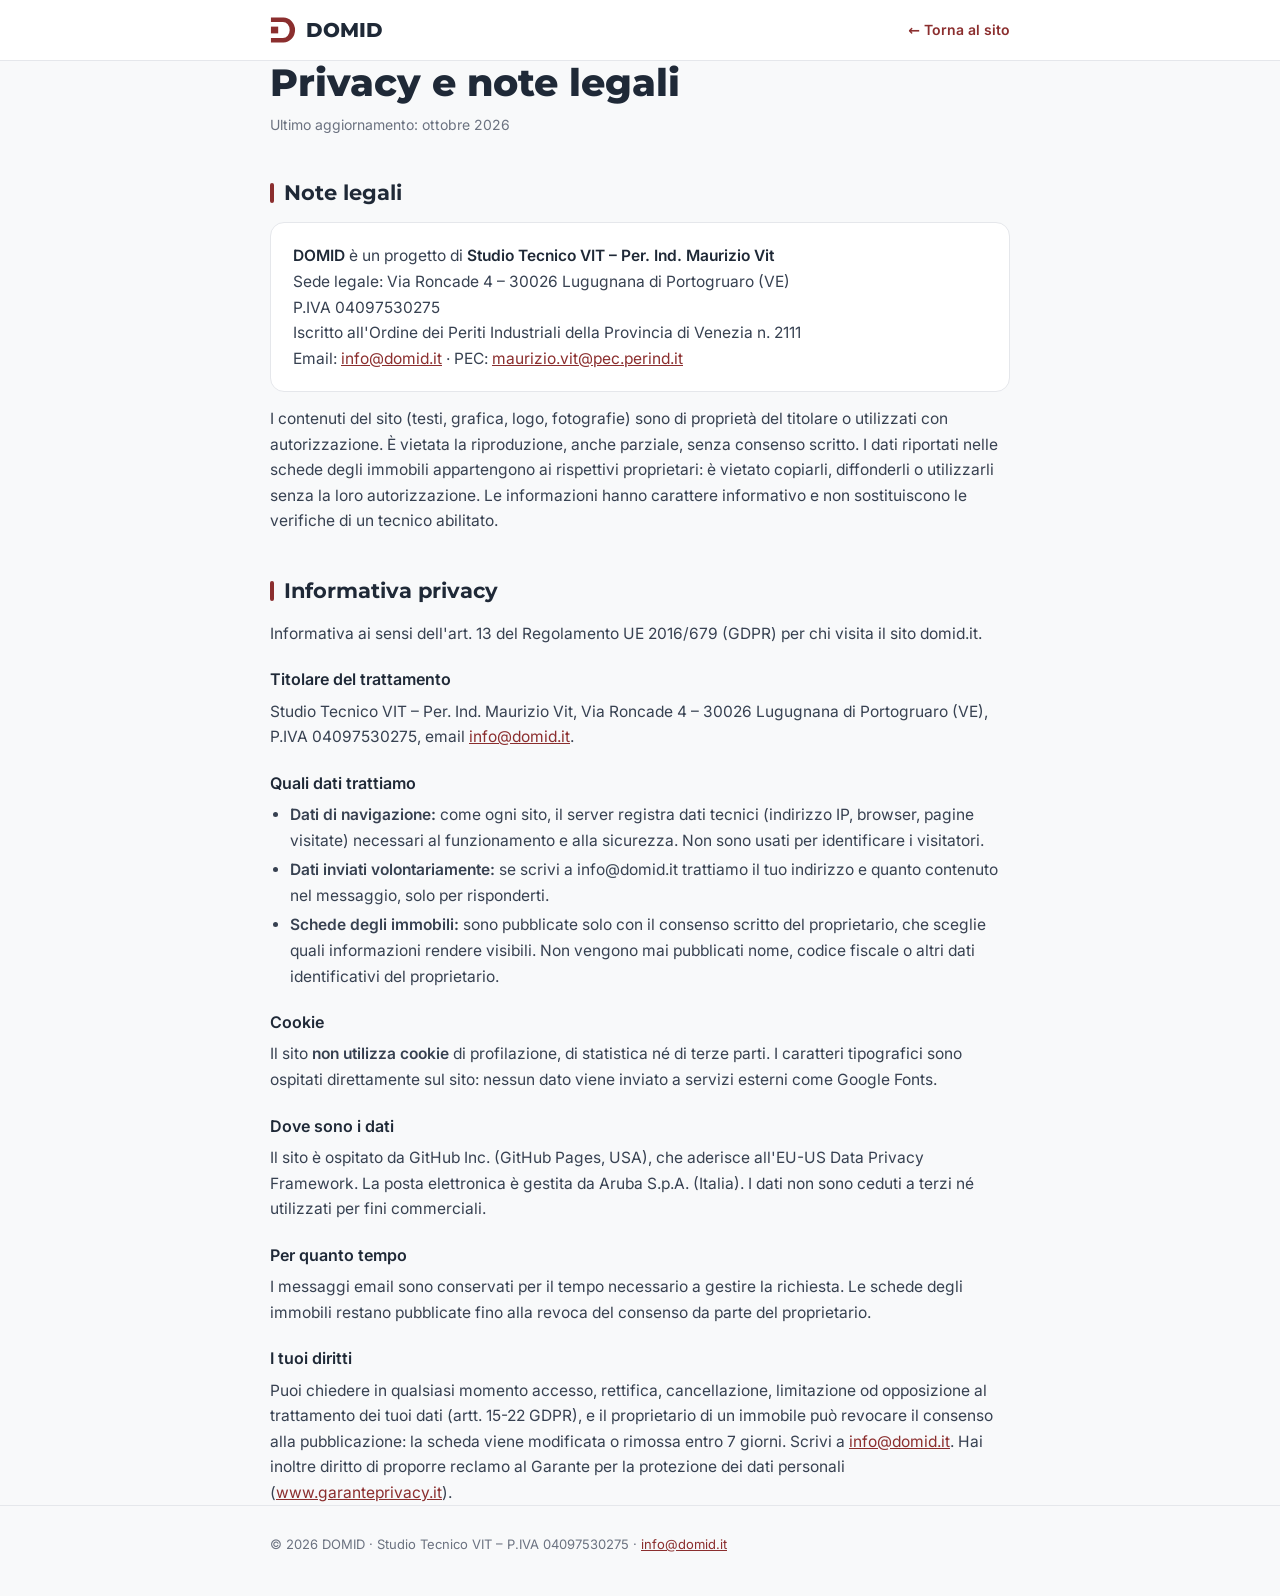
<file: privacy.html>
<!doctype html>
<html lang="it">
<head>
<meta charset="utf-8">
<meta name="viewport" content="width=device-width, initial-scale=1">
<meta name="theme-color" content="#8B2E2E">
<title>Privacy e note legali – DOMID</title>
<link rel="icon" href="favicon.svg" type="image/svg+xml">
<link href="fonts/fonts.css" rel="stylesheet">
<style>
  *{box-sizing:border-box;margin:0;padding:0}
  body{font-family:Inter,system-ui,sans-serif;background:#F8F9FA;color:#1F2937;line-height:1.65;-webkit-font-smoothing:antialiased}
  header{background:#fff;border-bottom:1px solid #E5E7EB}
  header .wrap{display:flex;align-items:center;justify-content:space-between;height:60px}
  .wrap{max-width:780px;margin:0 auto;padding:0 20px}
  .brand{display:flex;align-items:center;gap:10px;text-decoration:none;color:#1F2937;font-family:Montserrat,sans-serif;font-weight:800;font-size:20px}
  .brand svg{width:26px;height:26px}
  header a.torna{font-size:14px;color:#8B2E2E;text-decoration:none;font-weight:600}
  main{padding:48px 0 64px}
  h1{font-family:Montserrat,sans-serif;font-weight:800;font-size:clamp(28px,5vw,38px);line-height:1.15}
  .agg{color:#6B7280;font-size:14px;margin-top:8px}
  h2{font-family:Montserrat,sans-serif;font-weight:700;font-size:21px;margin:40px 0 12px;display:flex;align-items:center;gap:10px}
  h2::before{content:"";width:4px;height:20px;background:#8B2E2E;border-radius:2px}
  h3{font-size:16px;font-weight:600;margin:20px 0 6px}
  p,li{color:#374151;font-size:15.5px}
  p+p{margin-top:10px}
  ul{padding-left:20px;margin-top:6px}
  li{margin:4px 0}
  .box{background:#fff;border:1px solid #E5E7EB;border-radius:14px;padding:20px 22px;margin-top:12px}
  .box p{margin:0}
  .box b{color:#1F2937}
  a{color:#8B2E2E}
  footer{border-top:1px solid #E5E7EB;padding:28px 0 40px;font-size:13px;color:#6B7280}
</style>
</head>
<body>
<header><div class="wrap">
  <a class="brand" href="./"><svg viewBox="-2 -2 100.5 104" aria-hidden="true"><path fill="#8B2E2E" d="M0 0H50A46.5 50 0 0 1 50 100H0V82H48A27 32 0 0 0 48 18H0Z"/><rect fill="#8B2E2E" x="0" y="36.5" width="29" height="27"/></svg>DOMID</a>
  <a class="torna" href="./">← Torna al sito</a>
</div></header>

<main class="wrap">
  <h1>Privacy e note legali</h1>
  <p class="agg">Ultimo aggiornamento: ottobre 2026</p>

  <h2 id="note-legali">Note legali</h2>
  <div class="box">
    <p><b>DOMID</b> è un progetto di <b>Studio Tecnico VIT – Per. Ind. Maurizio Vit</b><br>
    Sede legale: Via Roncade 4 – 30026 Lugugnana di Portogruaro (VE)<br>
    P.IVA 04097530275<br>
    Iscritto all'Ordine dei Periti Industriali della Provincia di Venezia n. 2111<br>
    Email: <a href="mailto:info@domid.it">info@domid.it</a> · PEC: <a href="mailto:maurizio.vit@pec.perind.it">maurizio.vit@pec.perind.it</a></p>
  </div>
  <p style="margin-top:14px">I contenuti del sito (testi, grafica, logo, fotografie) sono di proprietà del titolare o utilizzati con autorizzazione. È vietata la riproduzione, anche parziale, senza consenso scritto. I dati riportati nelle schede degli immobili appartengono ai rispettivi proprietari: è vietato copiarli, diffonderli o utilizzarli senza la loro autorizzazione. Le informazioni hanno carattere informativo e non sostituiscono le verifiche di un tecnico abilitato.</p>

  <h2 id="privacy">Informativa privacy</h2>
  <p>Informativa ai sensi dell'art. 13 del Regolamento UE 2016/679 (GDPR) per chi visita il sito domid.it.</p>

  <h3>Titolare del trattamento</h3>
  <p>Studio Tecnico VIT – Per. Ind. Maurizio Vit, Via Roncade 4 – 30026 Lugugnana di Portogruaro (VE), P.IVA 04097530275, email <a href="mailto:info@domid.it">info@domid.it</a>.</p>

  <h3>Quali dati trattiamo</h3>
  <ul>
    <li><b>Dati di navigazione:</b> come ogni sito, il server registra dati tecnici (indirizzo IP, browser, pagine visitate) necessari al funzionamento e alla sicurezza. Non sono usati per identificare i visitatori.</li>
    <li><b>Dati inviati volontariamente:</b> se scrivi a info@domid.it trattiamo il tuo indirizzo e quanto contenuto nel messaggio, solo per risponderti.</li>
    <li><b>Schede degli immobili:</b> sono pubblicate solo con il consenso scritto del proprietario, che sceglie quali informazioni rendere visibili. Non vengono mai pubblicati nome, codice fiscale o altri dati identificativi del proprietario.</li>
  </ul>

  <h3>Cookie</h3>
  <p>Il sito <b>non utilizza cookie</b> di profilazione, di statistica né di terze parti. I caratteri tipografici sono ospitati direttamente sul sito: nessun dato viene inviato a servizi esterni come Google Fonts.</p>

  <h3>Dove sono i dati</h3>
  <p>Il sito è ospitato da GitHub Inc. (GitHub Pages, USA), che aderisce all'EU-US Data Privacy Framework. La posta elettronica è gestita da Aruba S.p.A. (Italia). I dati non sono ceduti a terzi né utilizzati per fini commerciali.</p>

  <h3>Per quanto tempo</h3>
  <p>I messaggi email sono conservati per il tempo necessario a gestire la richiesta. Le schede degli immobili restano pubblicate fino alla revoca del consenso da parte del proprietario.</p>

  <h3>I tuoi diritti</h3>
  <p>Puoi chiedere in qualsiasi momento accesso, rettifica, cancellazione, limitazione od opposizione al trattamento dei tuoi dati (artt. 15-22 GDPR), e il proprietario di un immobile può revocare il consenso alla pubblicazione: la scheda viene modificata o rimossa entro 7 giorni. Scrivi a <a href="mailto:info@domid.it">info@domid.it</a>. Hai inoltre diritto di proporre reclamo al Garante per la protezione dei dati personali (<a href="https://www.garanteprivacy.it" rel="noopener">www.garanteprivacy.it</a>).</p>
</main>

<footer><div class="wrap">© 2026 DOMID · Studio Tecnico VIT – P.IVA 04097530275 · <a href="mailto:info@domid.it">info@domid.it</a></div></footer>
</body>
</html>
</file>
<file: fonts/fonts.css>
/* Inter 400 latin-ext */
@font-face {
  font-family: 'Inter';
  font-style: normal;
  font-weight: 400;
  font-display: swap;
  src: url(inter-latin-ext-0.woff2) format('woff2');
  unicode-range: U+0100-02BA, U+02BD-02C5, U+02C7-02CC, U+02CE-02D7, U+02DD-02FF, U+0304, U+0308, U+0329, U+1D00-1DBF, U+1E00-1E9F, U+1EF2-1EFF, U+2020, U+20A0-20AB, U+20AD-20C4, U+2113, U+2C60-2C7F, U+A720-A7FF;
}
/* Inter 400 latin */
@font-face {
  font-family: 'Inter';
  font-style: normal;
  font-weight: 400;
  font-display: swap;
  src: url(inter-latin-1.woff2) format('woff2');
  unicode-range: U+0000-00FF, U+0131, U+0152-0153, U+02BB-02BC, U+02C6, U+02DA, U+02DC, U+0304, U+0308, U+0329, U+2000-206F, U+20AC, U+2122, U+2191, U+2193, U+2212, U+2215, U+FEFF, U+FFFD;
}
/* Inter 500 latin-ext */
@font-face {
  font-family: 'Inter';
  font-style: normal;
  font-weight: 500;
  font-display: swap;
  src: url(inter-latin-ext-0.woff2) format('woff2');
  unicode-range: U+0100-02BA, U+02BD-02C5, U+02C7-02CC, U+02CE-02D7, U+02DD-02FF, U+0304, U+0308, U+0329, U+1D00-1DBF, U+1E00-1E9F, U+1EF2-1EFF, U+2020, U+20A0-20AB, U+20AD-20C4, U+2113, U+2C60-2C7F, U+A720-A7FF;
}
/* Inter 500 latin */
@font-face {
  font-family: 'Inter';
  font-style: normal;
  font-weight: 500;
  font-display: swap;
  src: url(inter-latin-1.woff2) format('woff2');
  unicode-range: U+0000-00FF, U+0131, U+0152-0153, U+02BB-02BC, U+02C6, U+02DA, U+02DC, U+0304, U+0308, U+0329, U+2000-206F, U+20AC, U+2122, U+2191, U+2193, U+2212, U+2215, U+FEFF, U+FFFD;
}
/* Inter 600 latin-ext */
@font-face {
  font-family: 'Inter';
  font-style: normal;
  font-weight: 600;
  font-display: swap;
  src: url(inter-latin-ext-0.woff2) format('woff2');
  unicode-range: U+0100-02BA, U+02BD-02C5, U+02C7-02CC, U+02CE-02D7, U+02DD-02FF, U+0304, U+0308, U+0329, U+1D00-1DBF, U+1E00-1E9F, U+1EF2-1EFF, U+2020, U+20A0-20AB, U+20AD-20C4, U+2113, U+2C60-2C7F, U+A720-A7FF;
}
/* Inter 600 latin */
@font-face {
  font-family: 'Inter';
  font-style: normal;
  font-weight: 600;
  font-display: swap;
  src: url(inter-latin-1.woff2) format('woff2');
  unicode-range: U+0000-00FF, U+0131, U+0152-0153, U+02BB-02BC, U+02C6, U+02DA, U+02DC, U+0304, U+0308, U+0329, U+2000-206F, U+20AC, U+2122, U+2191, U+2193, U+2212, U+2215, U+FEFF, U+FFFD;
}
/* Montserrat 600 latin-ext */
@font-face {
  font-family: 'Montserrat';
  font-style: normal;
  font-weight: 600;
  font-display: swap;
  src: url(montserrat-latin-ext-2.woff2) format('woff2');
  unicode-range: U+0100-02BA, U+02BD-02C5, U+02C7-02CC, U+02CE-02D7, U+02DD-02FF, U+0304, U+0308, U+0329, U+1D00-1DBF, U+1E00-1E9F, U+1EF2-1EFF, U+2020, U+20A0-20AB, U+20AD-20C4, U+2113, U+2C60-2C7F, U+A720-A7FF;
}
/* Montserrat 600 latin */
@font-face {
  font-family: 'Montserrat';
  font-style: normal;
  font-weight: 600;
  font-display: swap;
  src: url(montserrat-latin-3.woff2) format('woff2');
  unicode-range: U+0000-00FF, U+0131, U+0152-0153, U+02BB-02BC, U+02C6, U+02DA, U+02DC, U+0304, U+0308, U+0329, U+2000-206F, U+20AC, U+2122, U+2191, U+2193, U+2212, U+2215, U+FEFF, U+FFFD;
}
/* Montserrat 700 latin-ext */
@font-face {
  font-family: 'Montserrat';
  font-style: normal;
  font-weight: 700;
  font-display: swap;
  src: url(montserrat-latin-ext-2.woff2) format('woff2');
  unicode-range: U+0100-02BA, U+02BD-02C5, U+02C7-02CC, U+02CE-02D7, U+02DD-02FF, U+0304, U+0308, U+0329, U+1D00-1DBF, U+1E00-1E9F, U+1EF2-1EFF, U+2020, U+20A0-20AB, U+20AD-20C4, U+2113, U+2C60-2C7F, U+A720-A7FF;
}
/* Montserrat 700 latin */
@font-face {
  font-family: 'Montserrat';
  font-style: normal;
  font-weight: 700;
  font-display: swap;
  src: url(montserrat-latin-3.woff2) format('woff2');
  unicode-range: U+0000-00FF, U+0131, U+0152-0153, U+02BB-02BC, U+02C6, U+02DA, U+02DC, U+0304, U+0308, U+0329, U+2000-206F, U+20AC, U+2122, U+2191, U+2193, U+2212, U+2215, U+FEFF, U+FFFD;
}
/* Montserrat 800 latin-ext */
@font-face {
  font-family: 'Montserrat';
  font-style: normal;
  font-weight: 800;
  font-display: swap;
  src: url(montserrat-latin-ext-2.woff2) format('woff2');
  unicode-range: U+0100-02BA, U+02BD-02C5, U+02C7-02CC, U+02CE-02D7, U+02DD-02FF, U+0304, U+0308, U+0329, U+1D00-1DBF, U+1E00-1E9F, U+1EF2-1EFF, U+2020, U+20A0-20AB, U+20AD-20C4, U+2113, U+2C60-2C7F, U+A720-A7FF;
}
/* Montserrat 800 latin */
@font-face {
  font-family: 'Montserrat';
  font-style: normal;
  font-weight: 800;
  font-display: swap;
  src: url(montserrat-latin-3.woff2) format('woff2');
  unicode-range: U+0000-00FF, U+0131, U+0152-0153, U+02BB-02BC, U+02C6, U+02DA, U+02DC, U+0304, U+0308, U+0329, U+2000-206F, U+20AC, U+2122, U+2191, U+2193, U+2212, U+2215, U+FEFF, U+FFFD;
}
</file>
